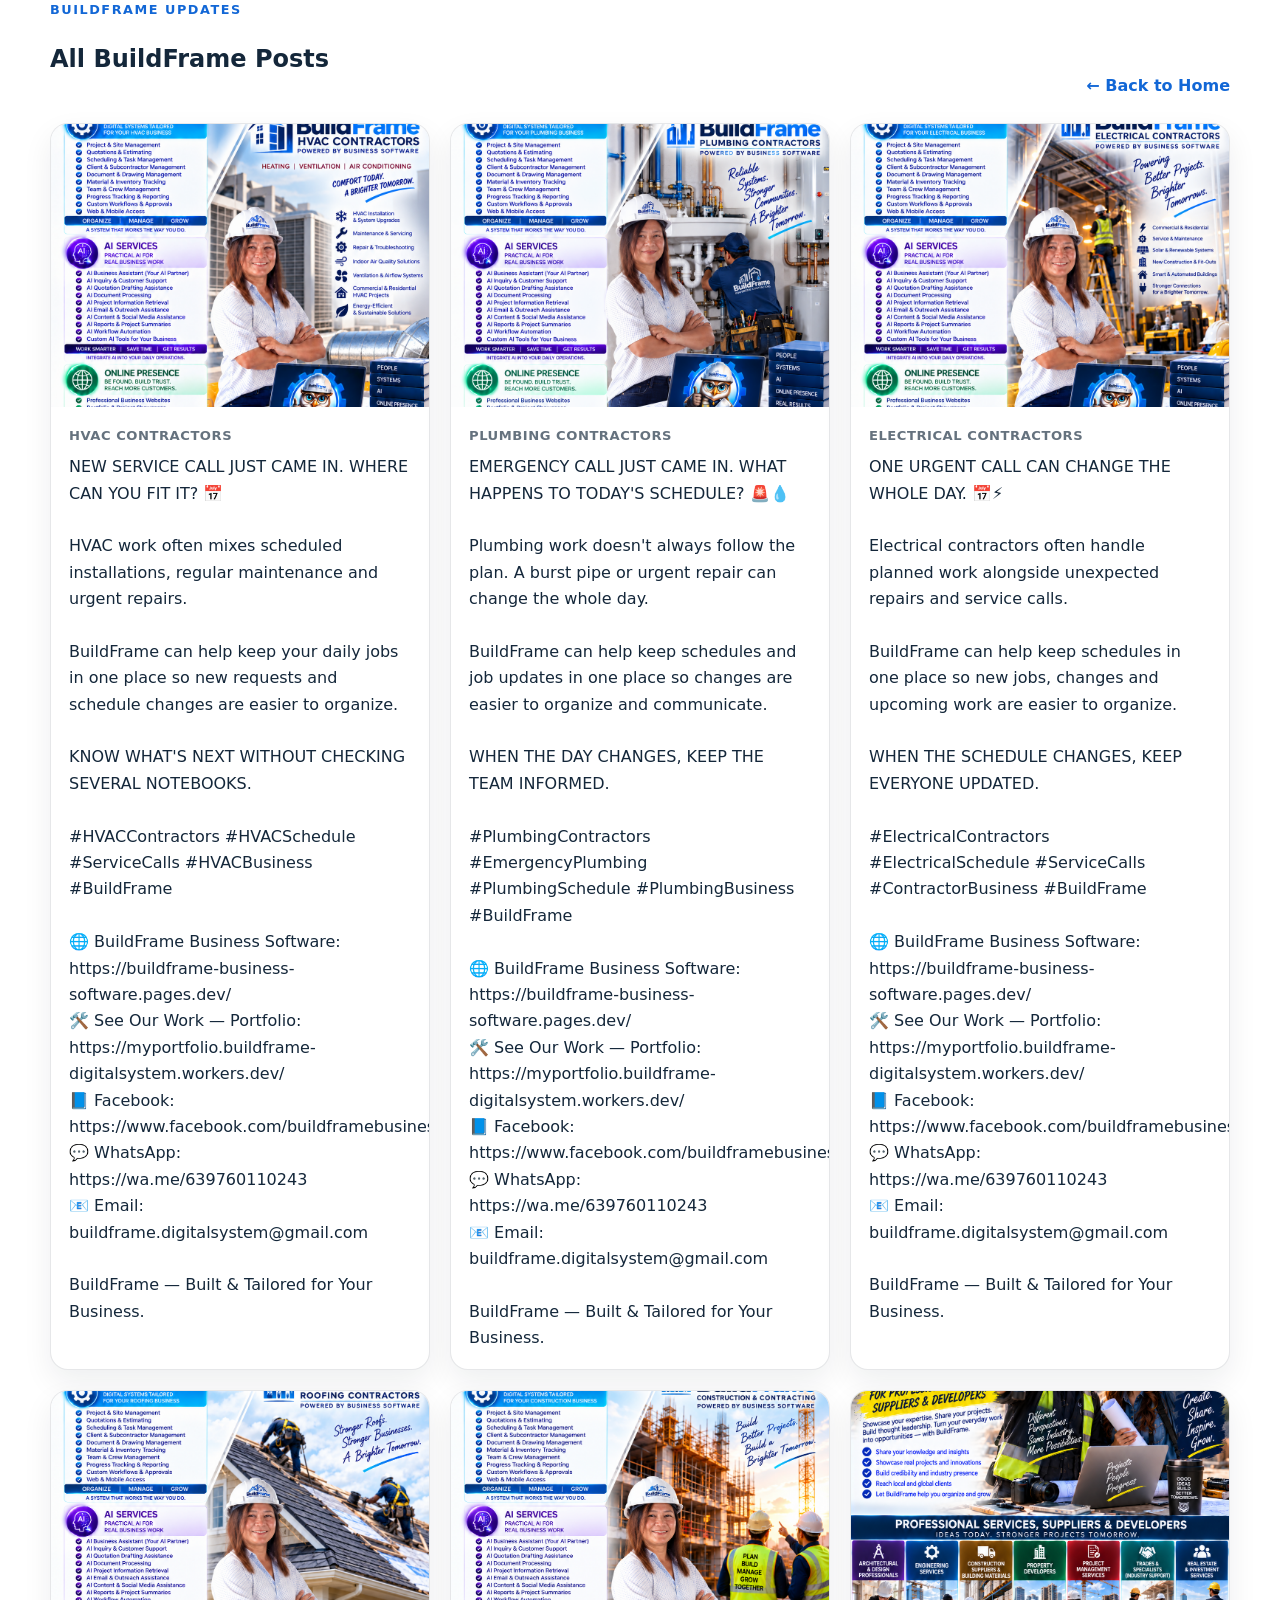
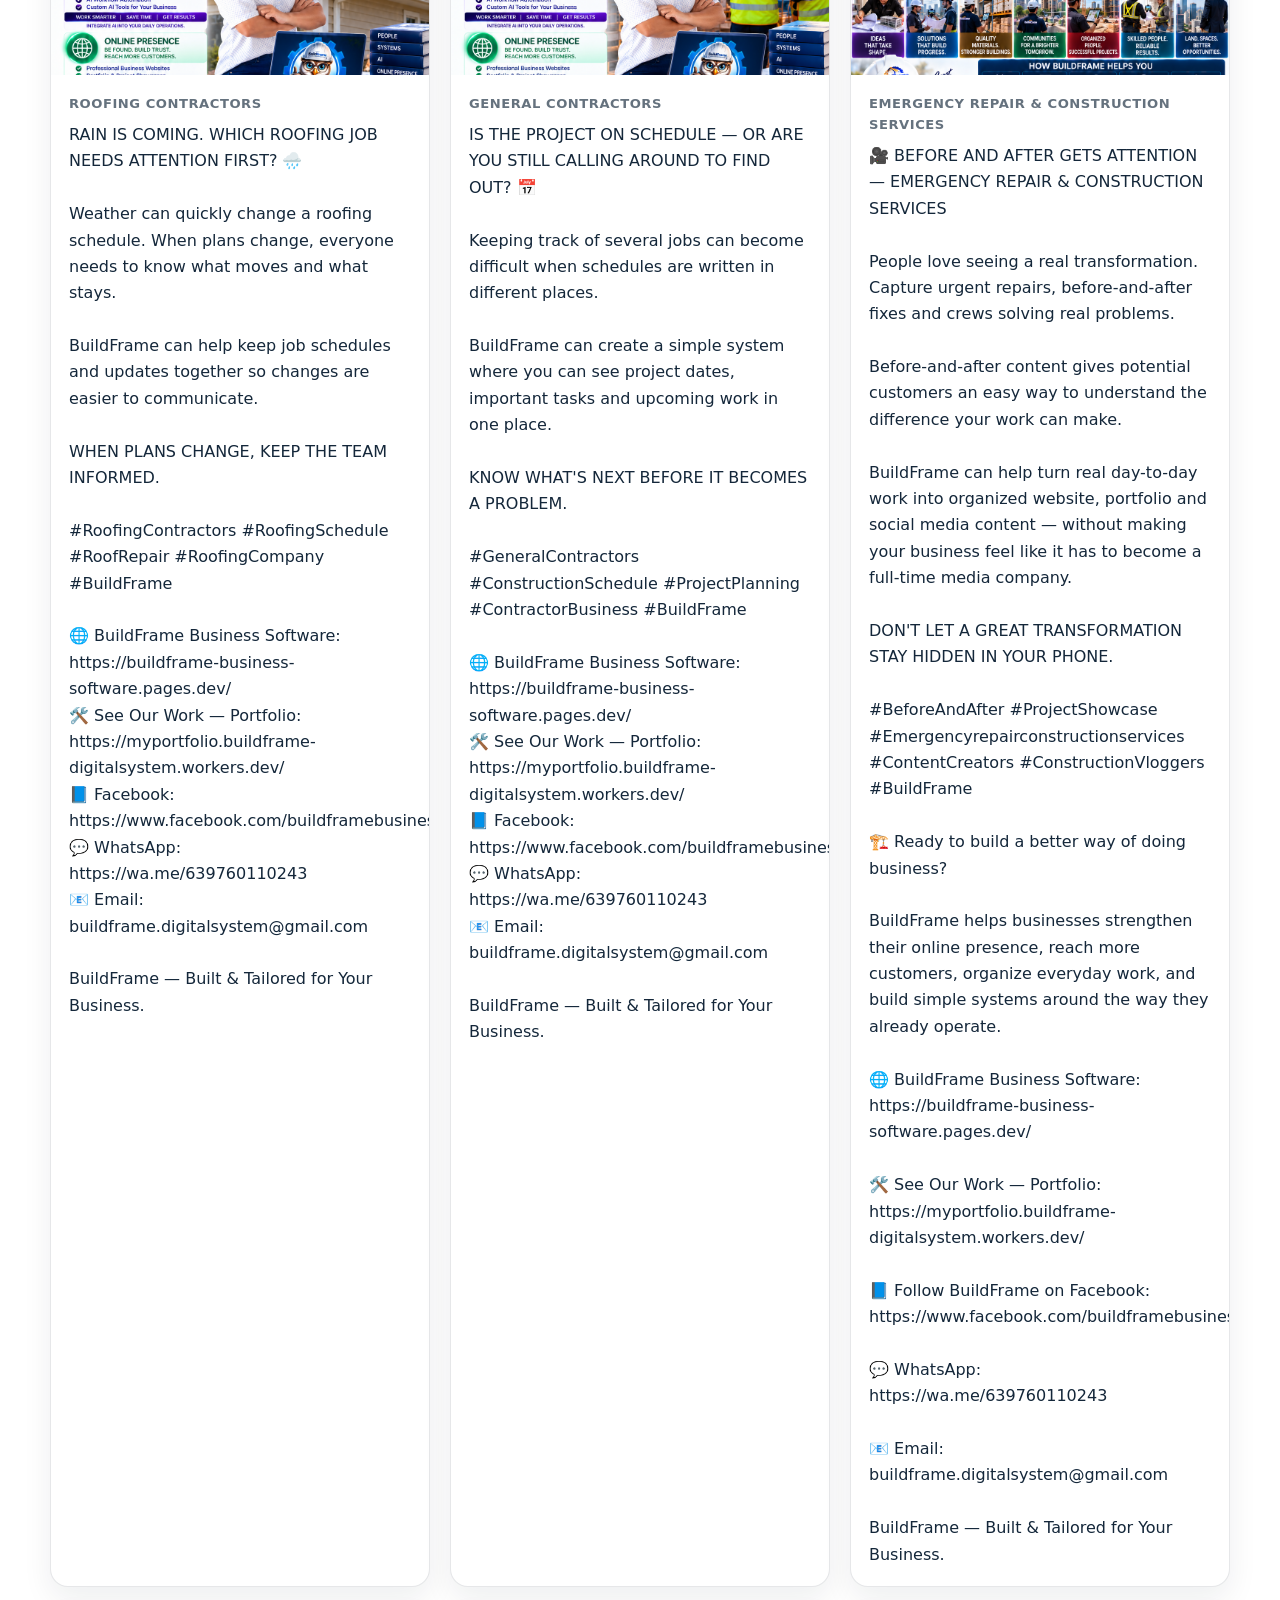
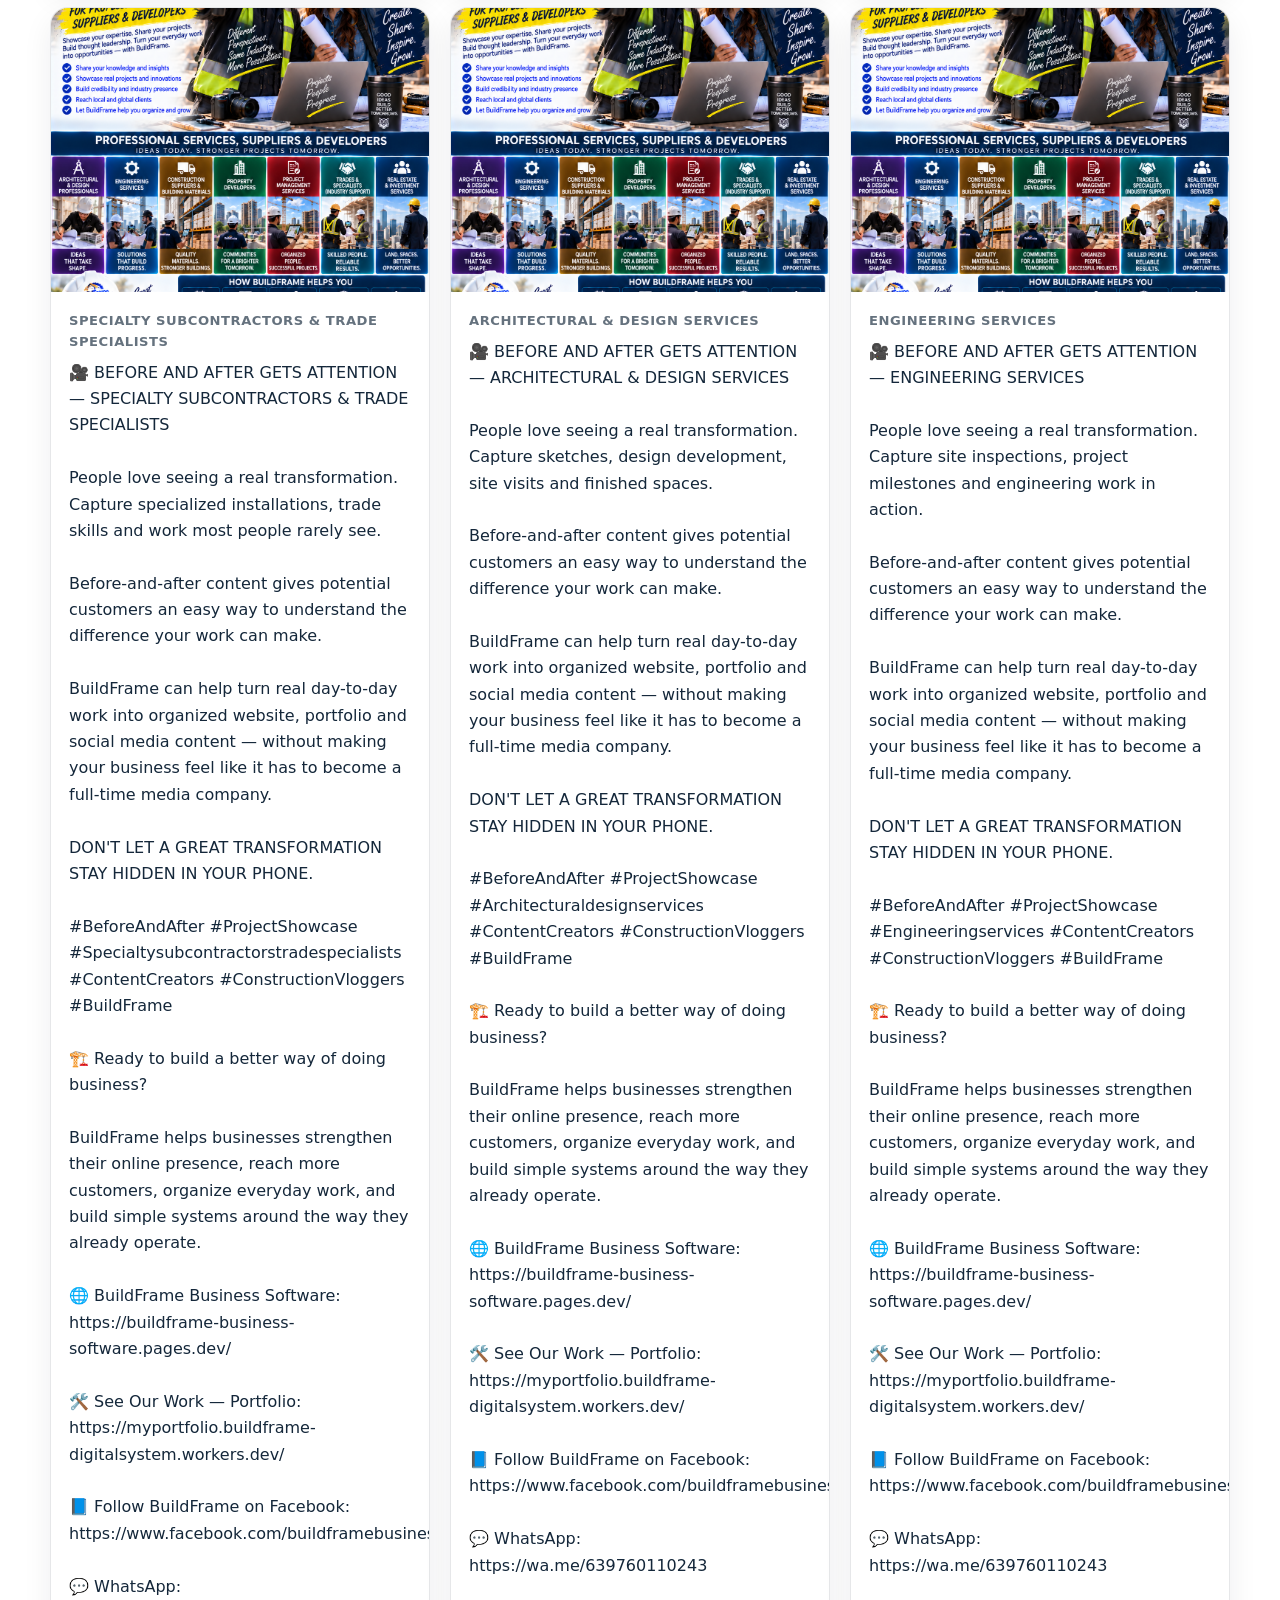
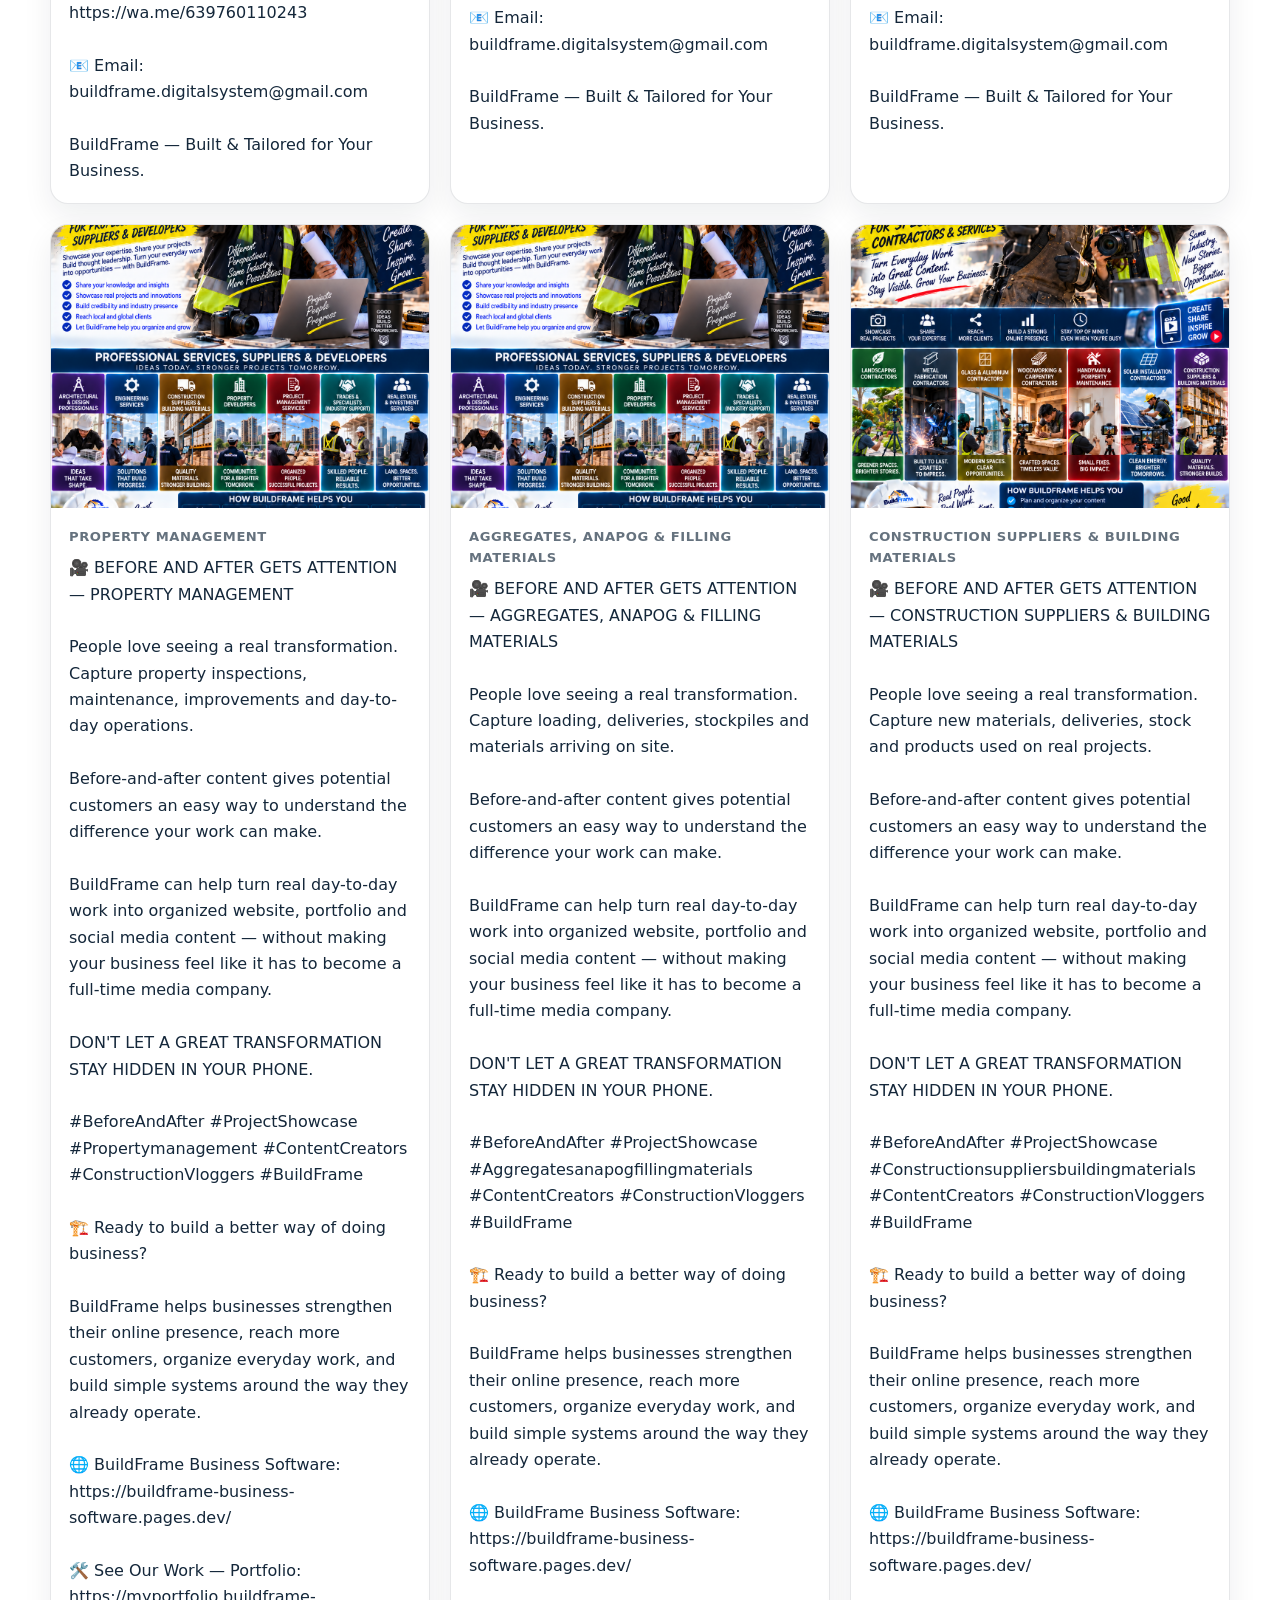
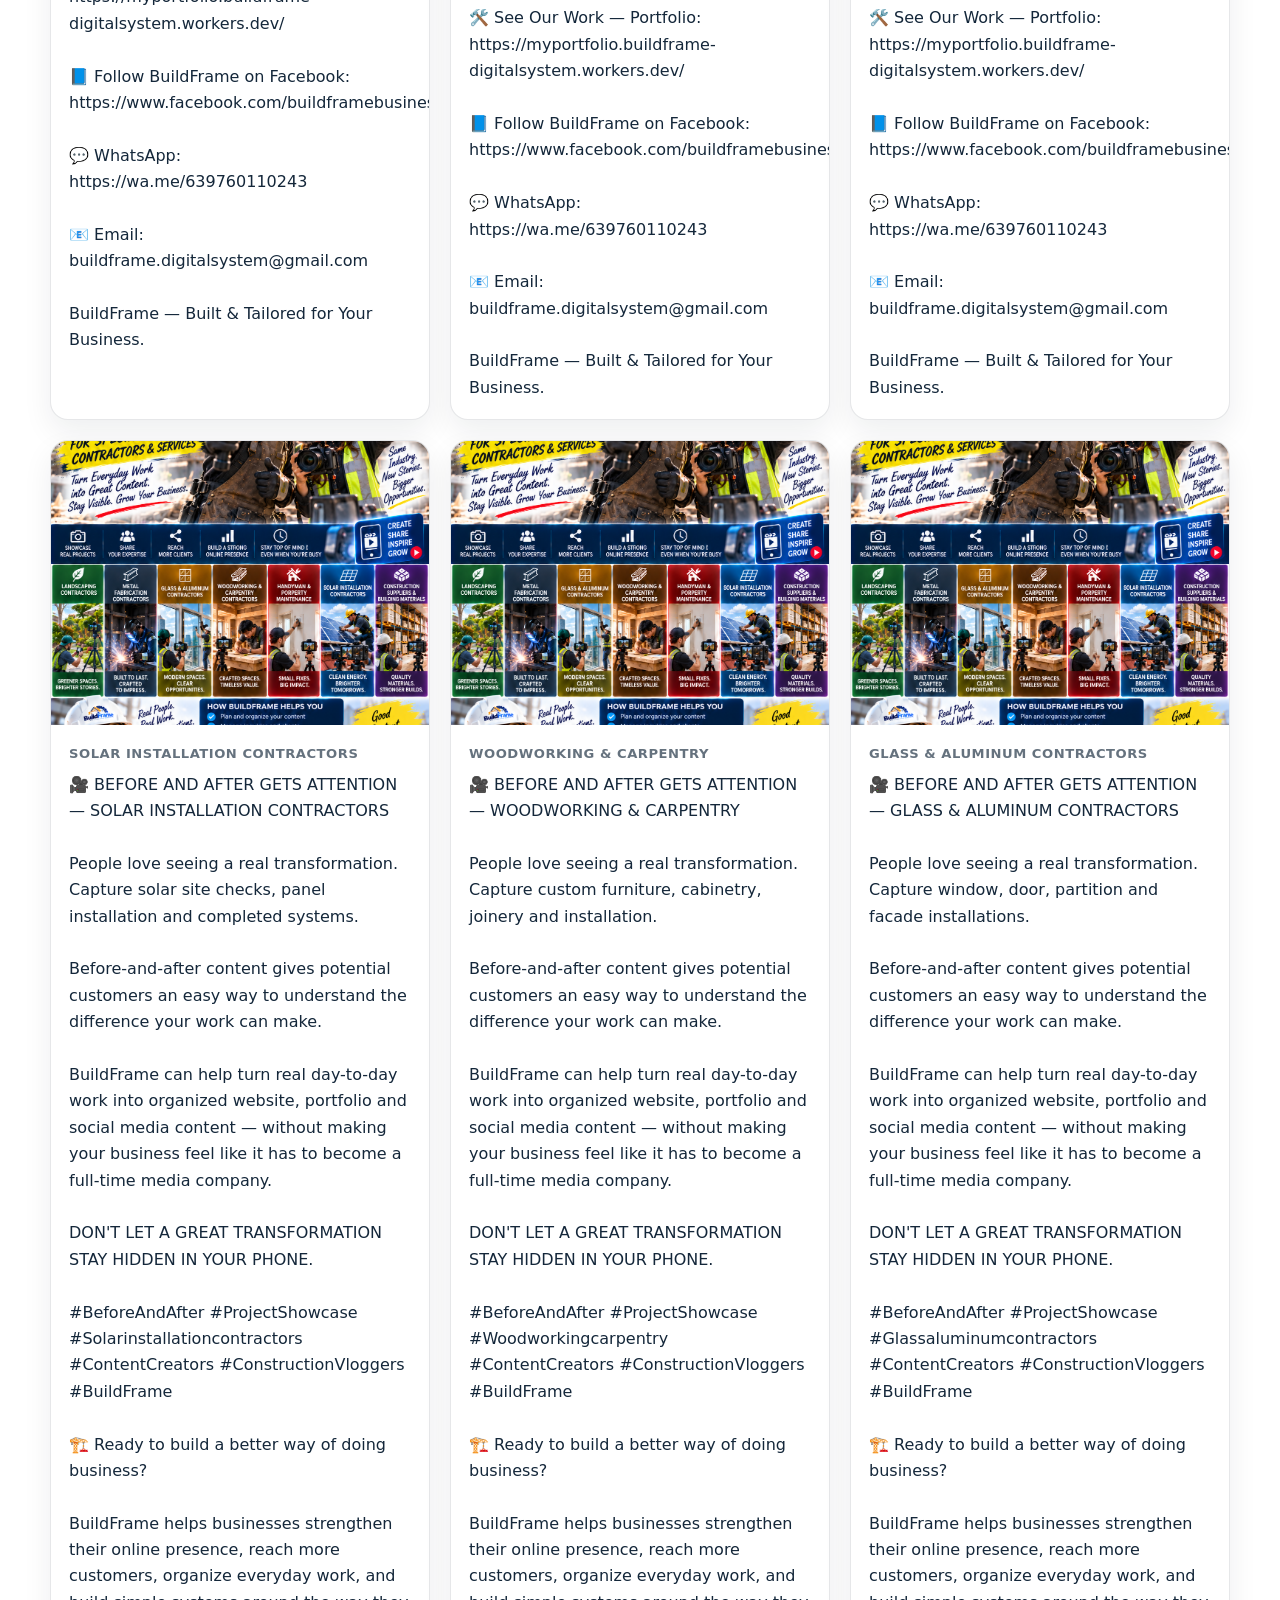
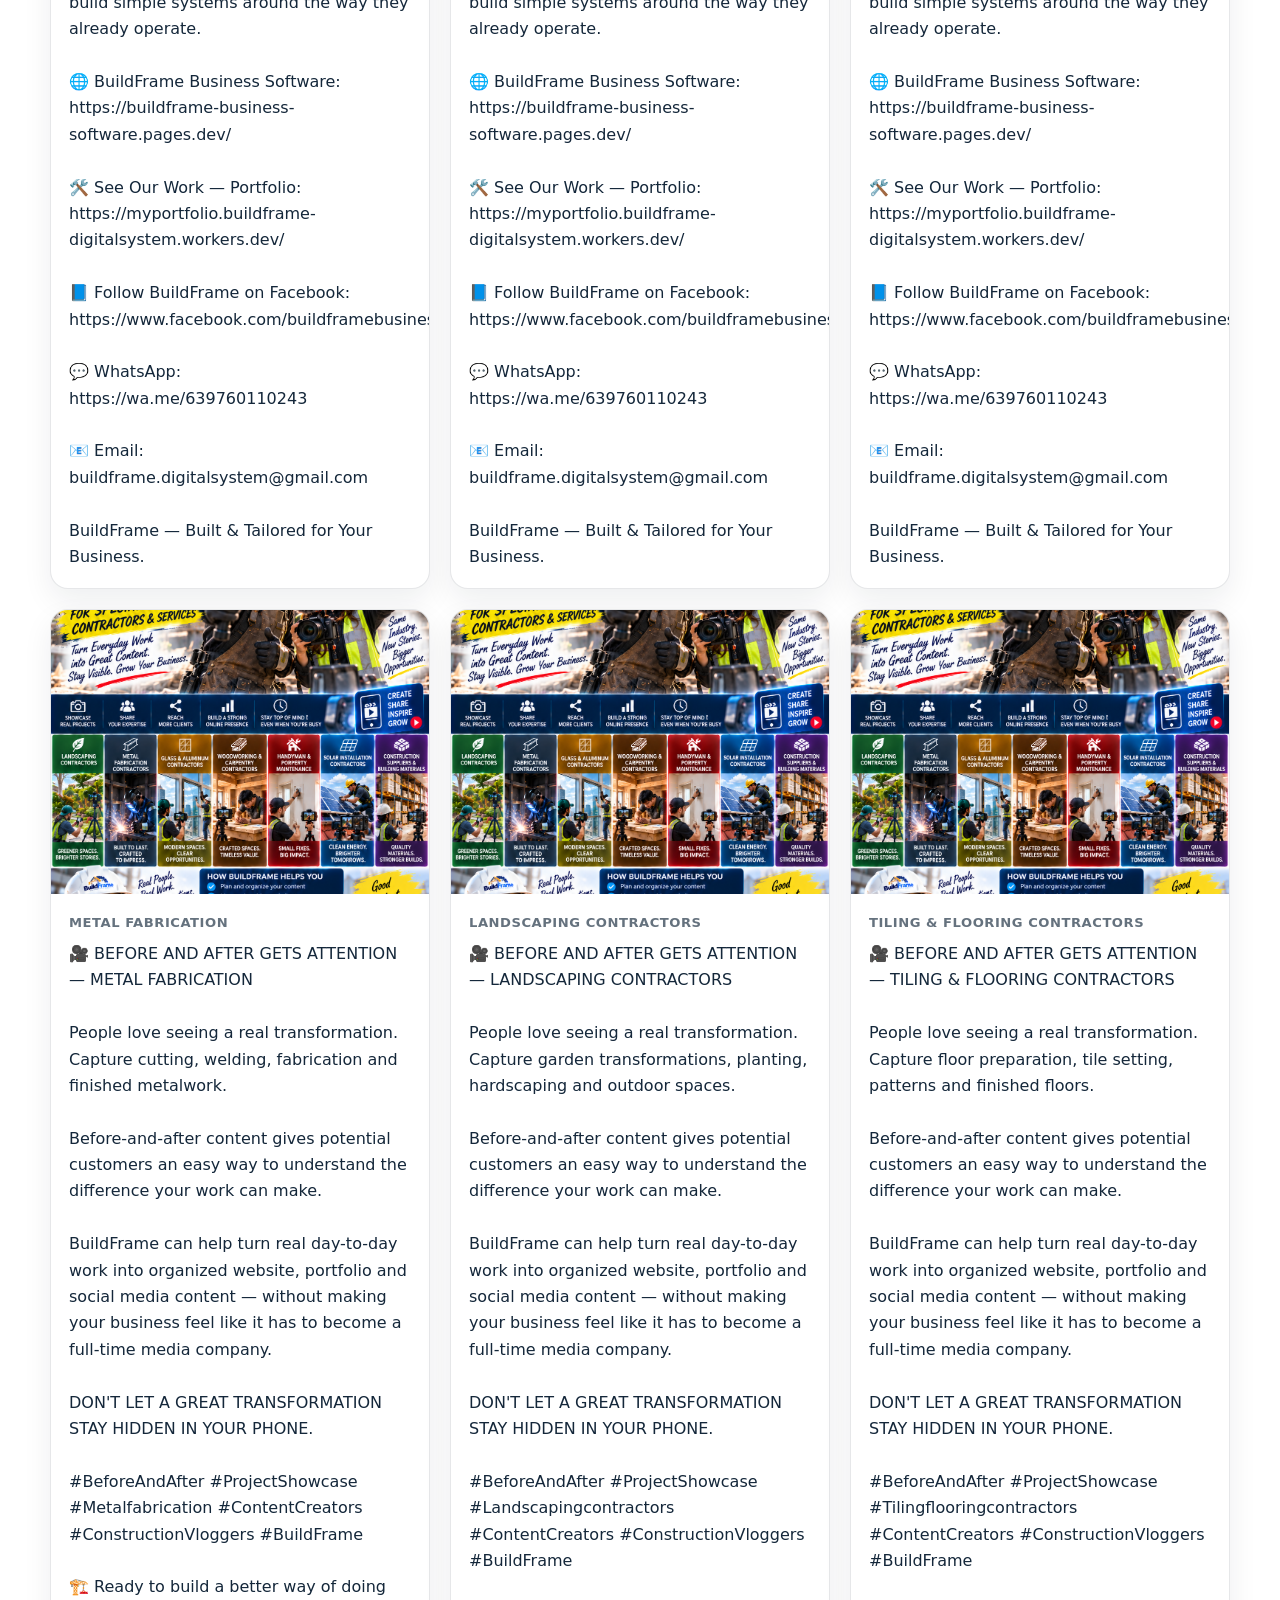
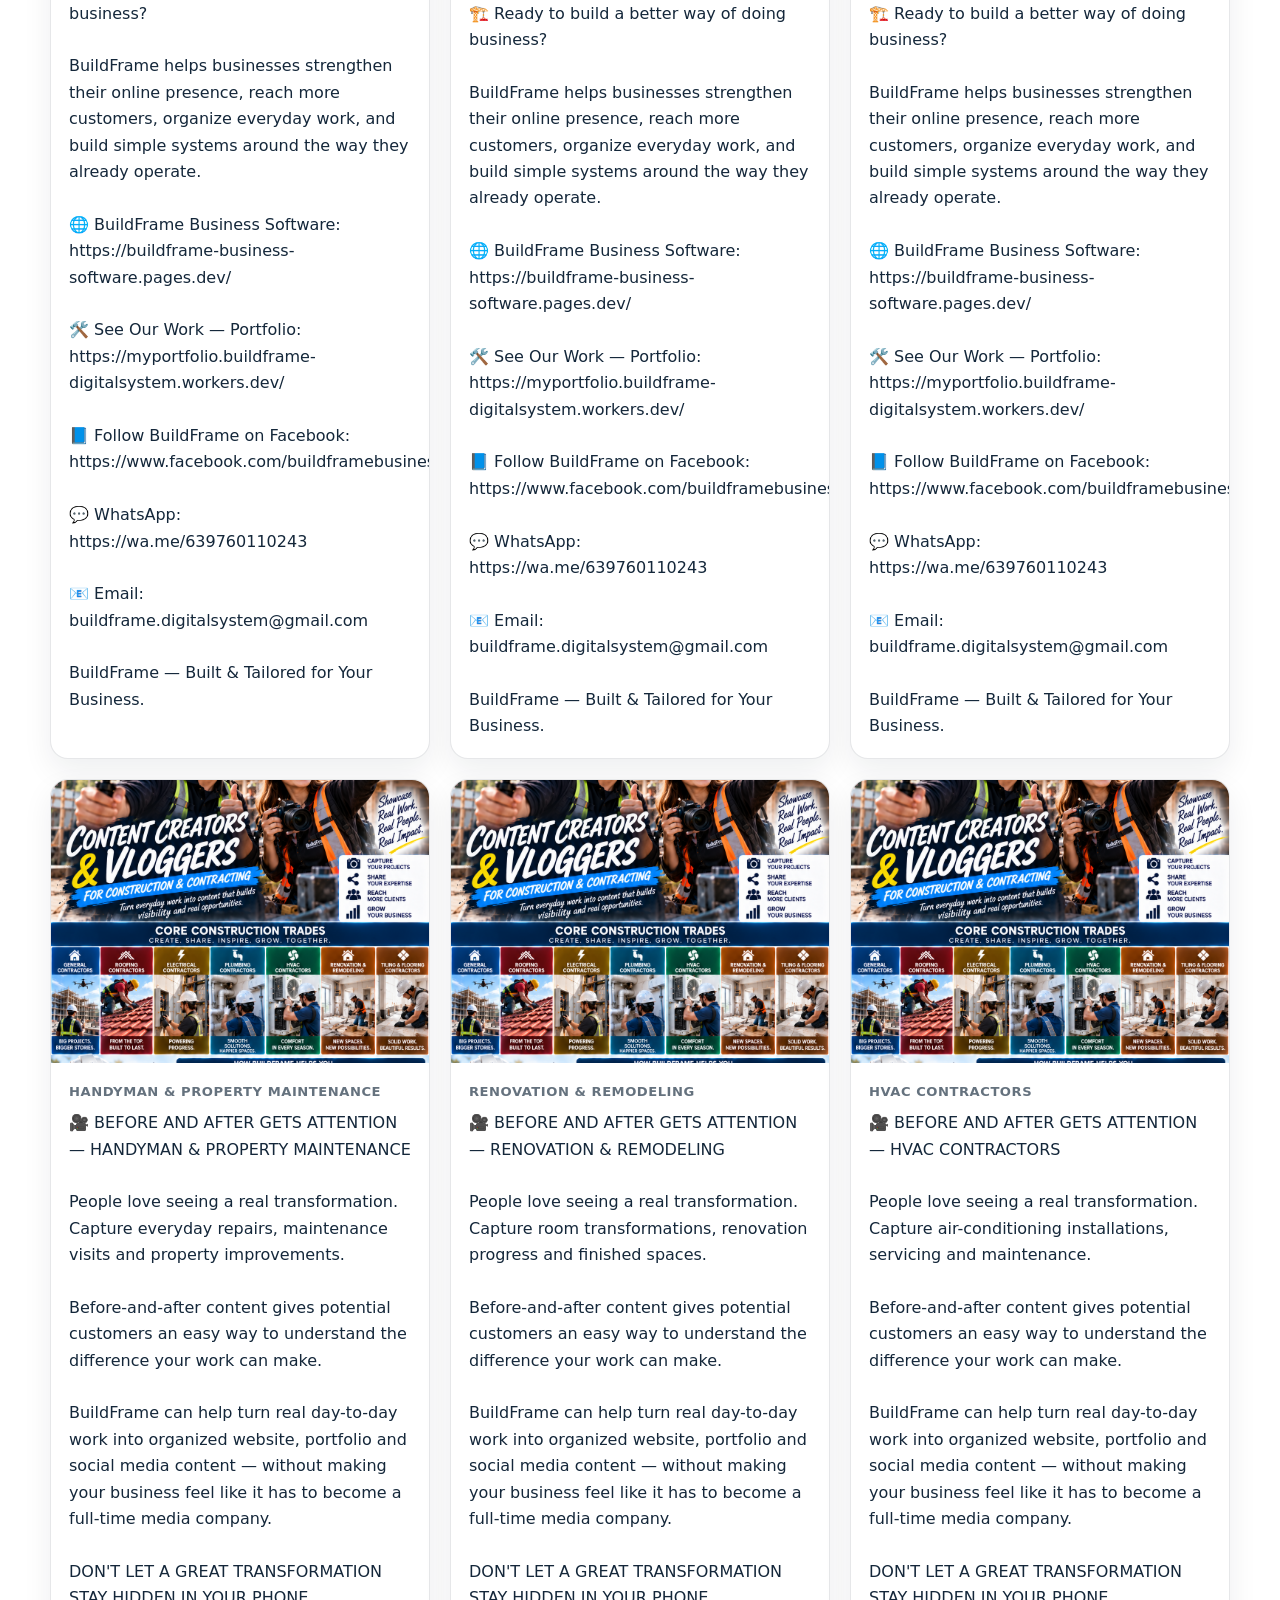
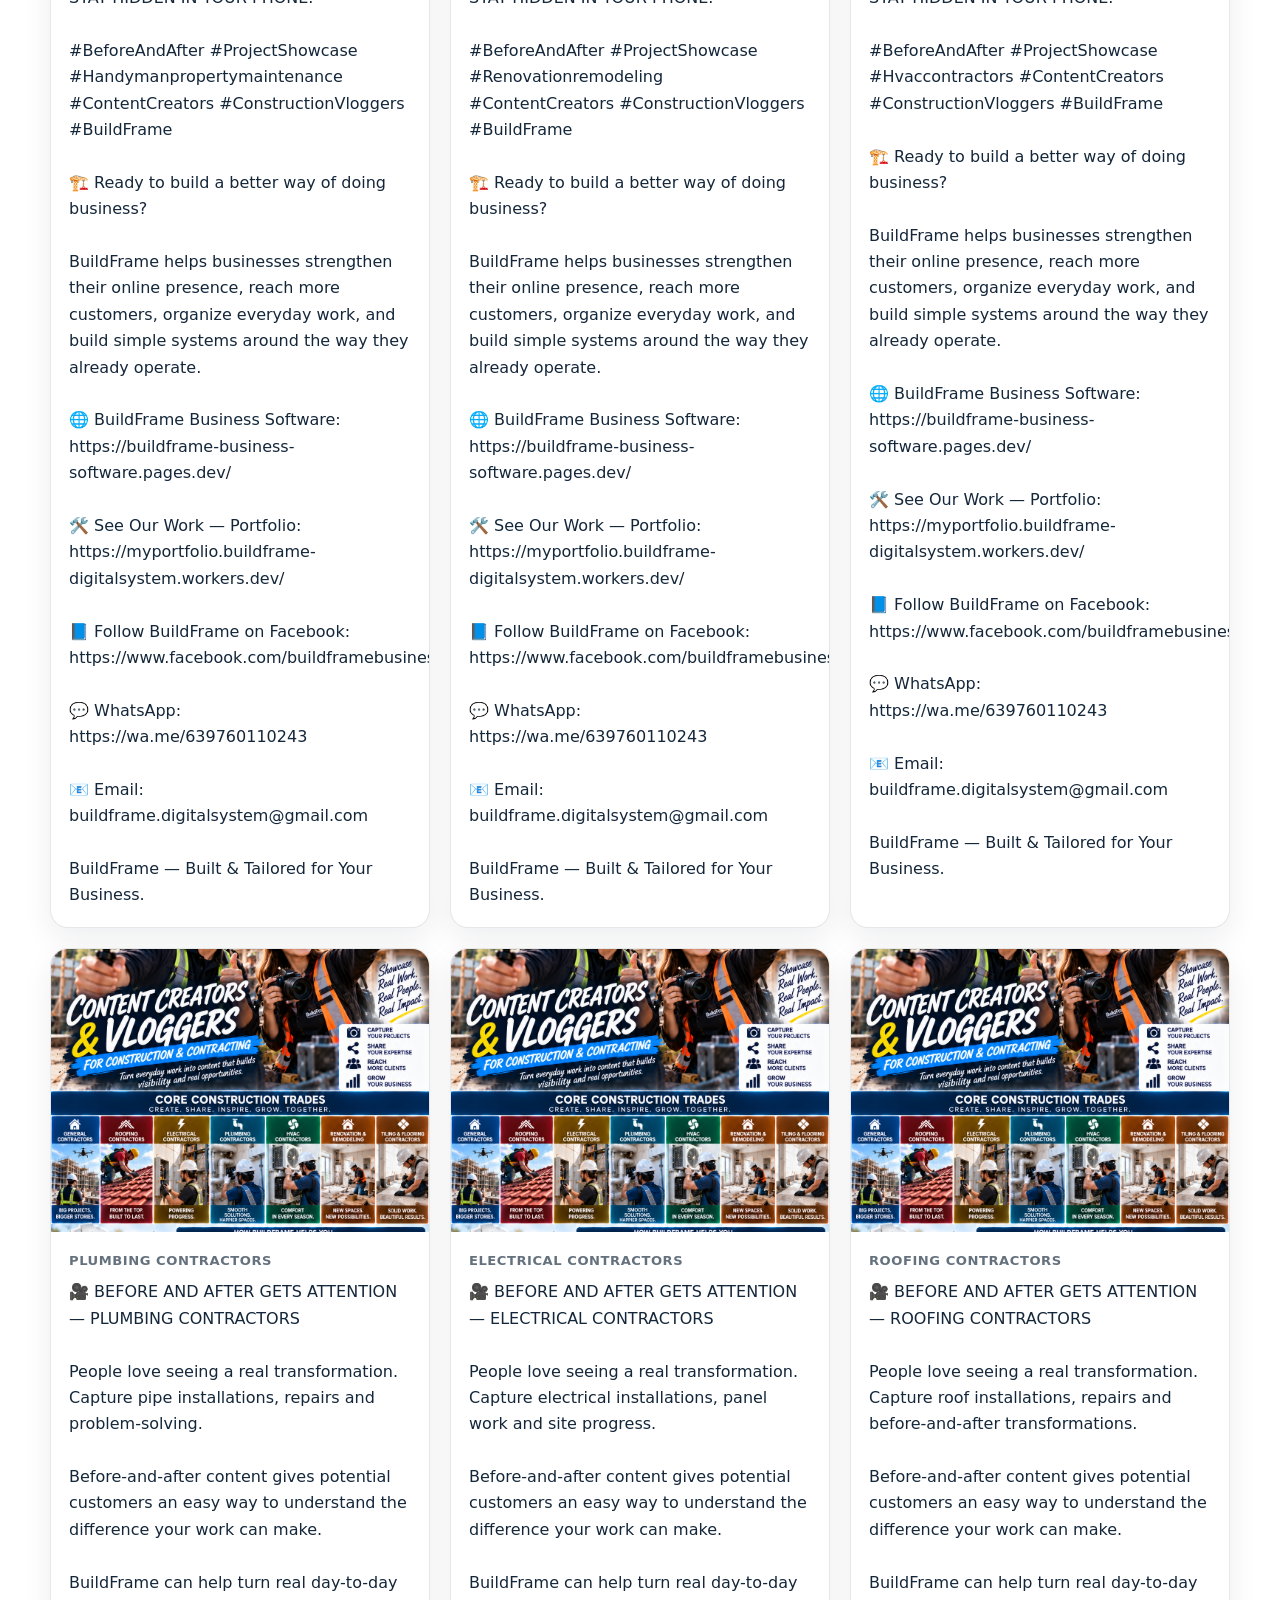
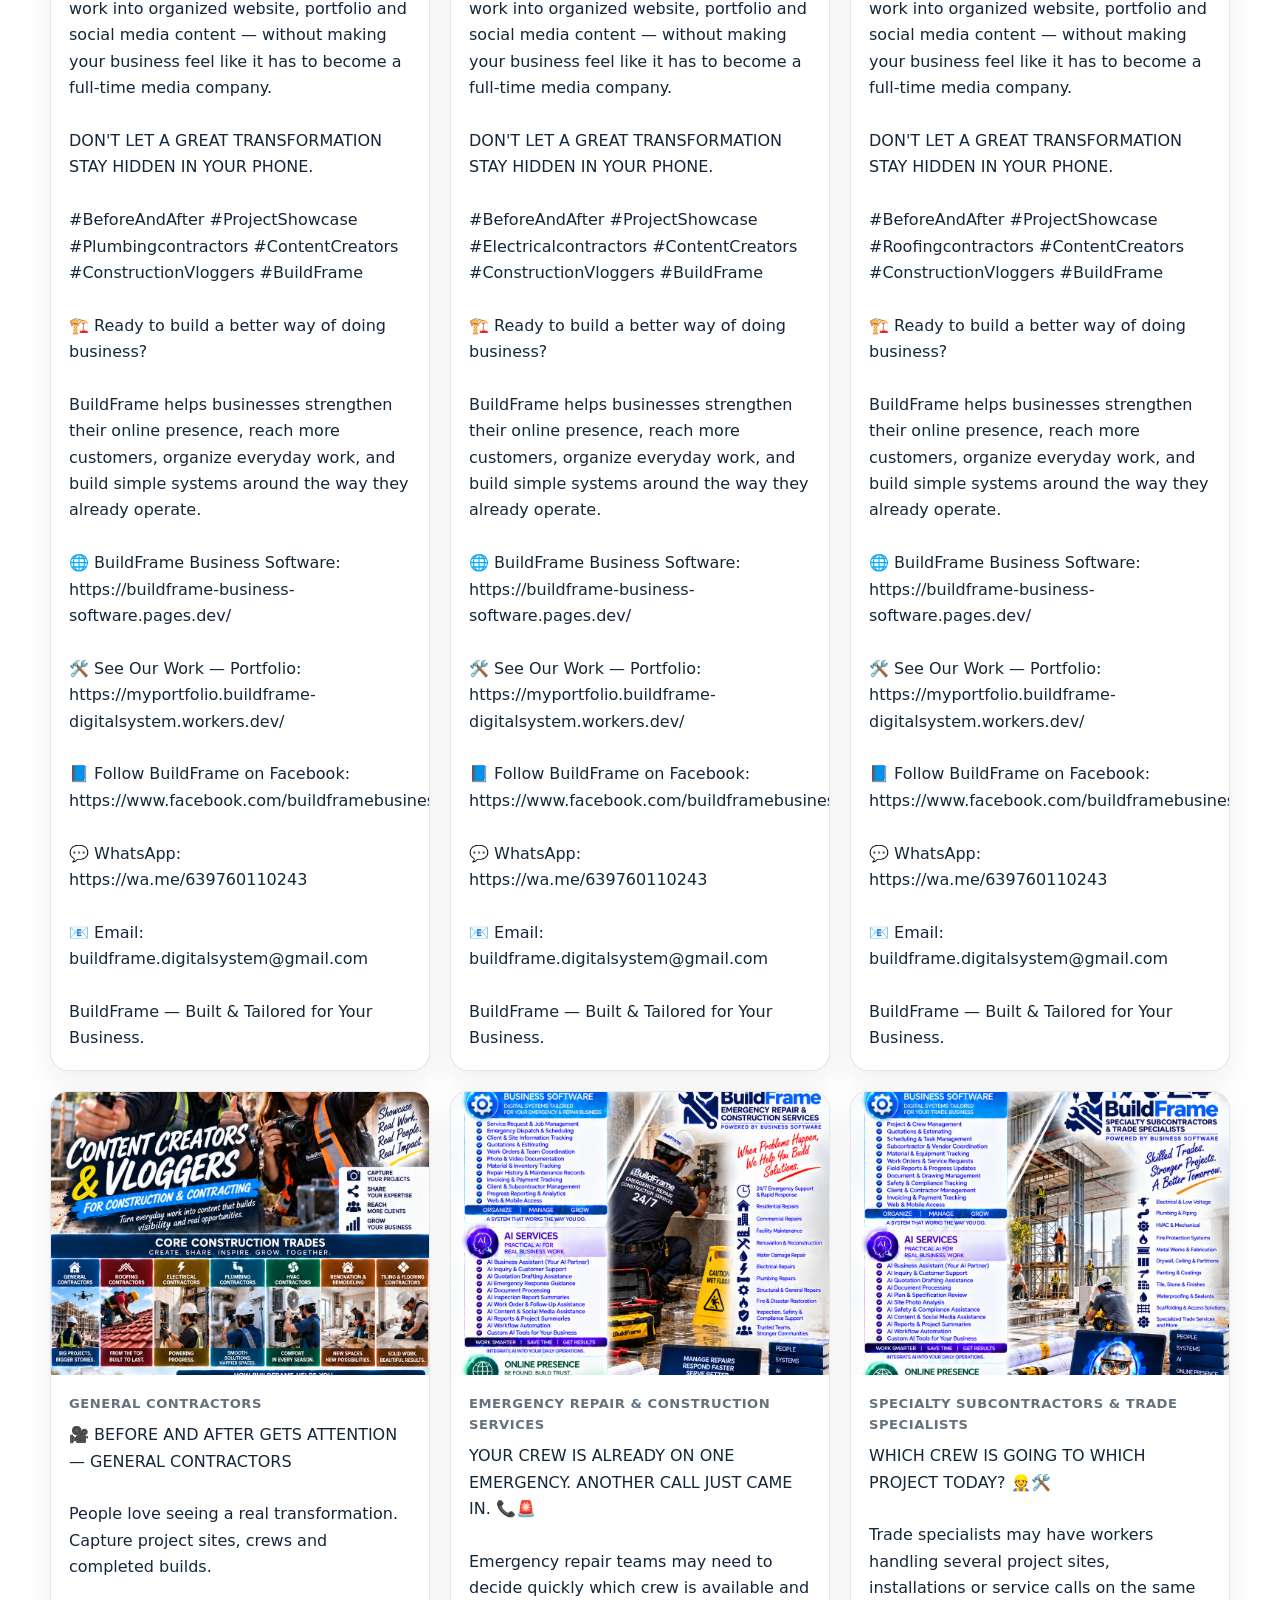
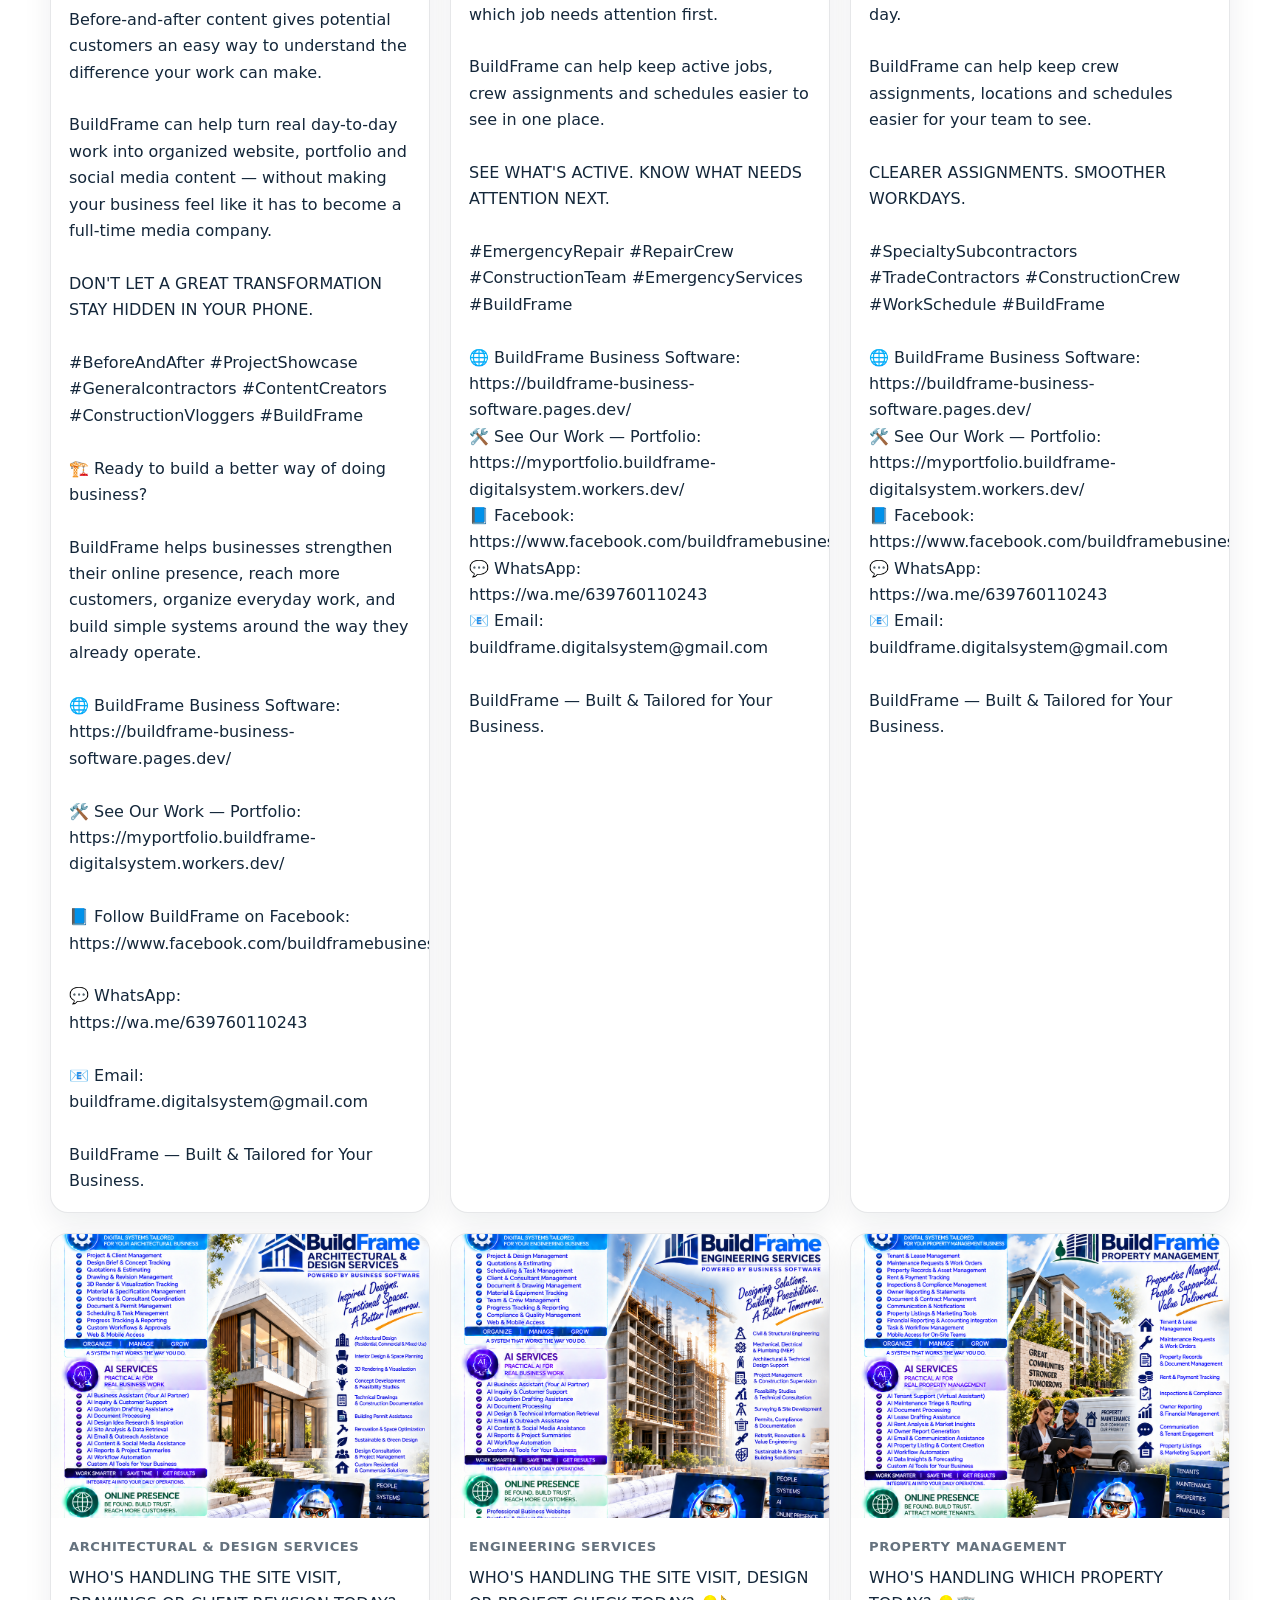
<file: posts.html>
<!DOCTYPE html>
<html lang="en">

<head>
    <meta charset="UTF-8">

    <meta name="viewport" content="width=device-width, initial-scale=1.0">

    <title>
        BuildFrame Posts | BuildFrame Business Software
    </title>

    <link rel="stylesheet" href="app.css">
</head>

<body>

    <main>

        <section class="scheduled-posts-secton">

            <div class="container">

                <div class="scheduled-posts-header">

                    <div>
                        <p class="eyebrow">
                            BuildFrame Updates
                        </p>

                        <h1>
                            All BuildFrame Posts
                        </h1>
                    </div>

                    <a href="index.html" class="text-link">
                        ← Back to Home
                    </a>

                </div>

                <div class="scheduled-posts-grid" id="allPostsGrid" aria-live="polite">
                    <!-- Published posts will appear here -->
                </div>

            </div>

        </section>

    </main>

    <script src="posts/posts.js"></script>

</body>

</html>
</file>
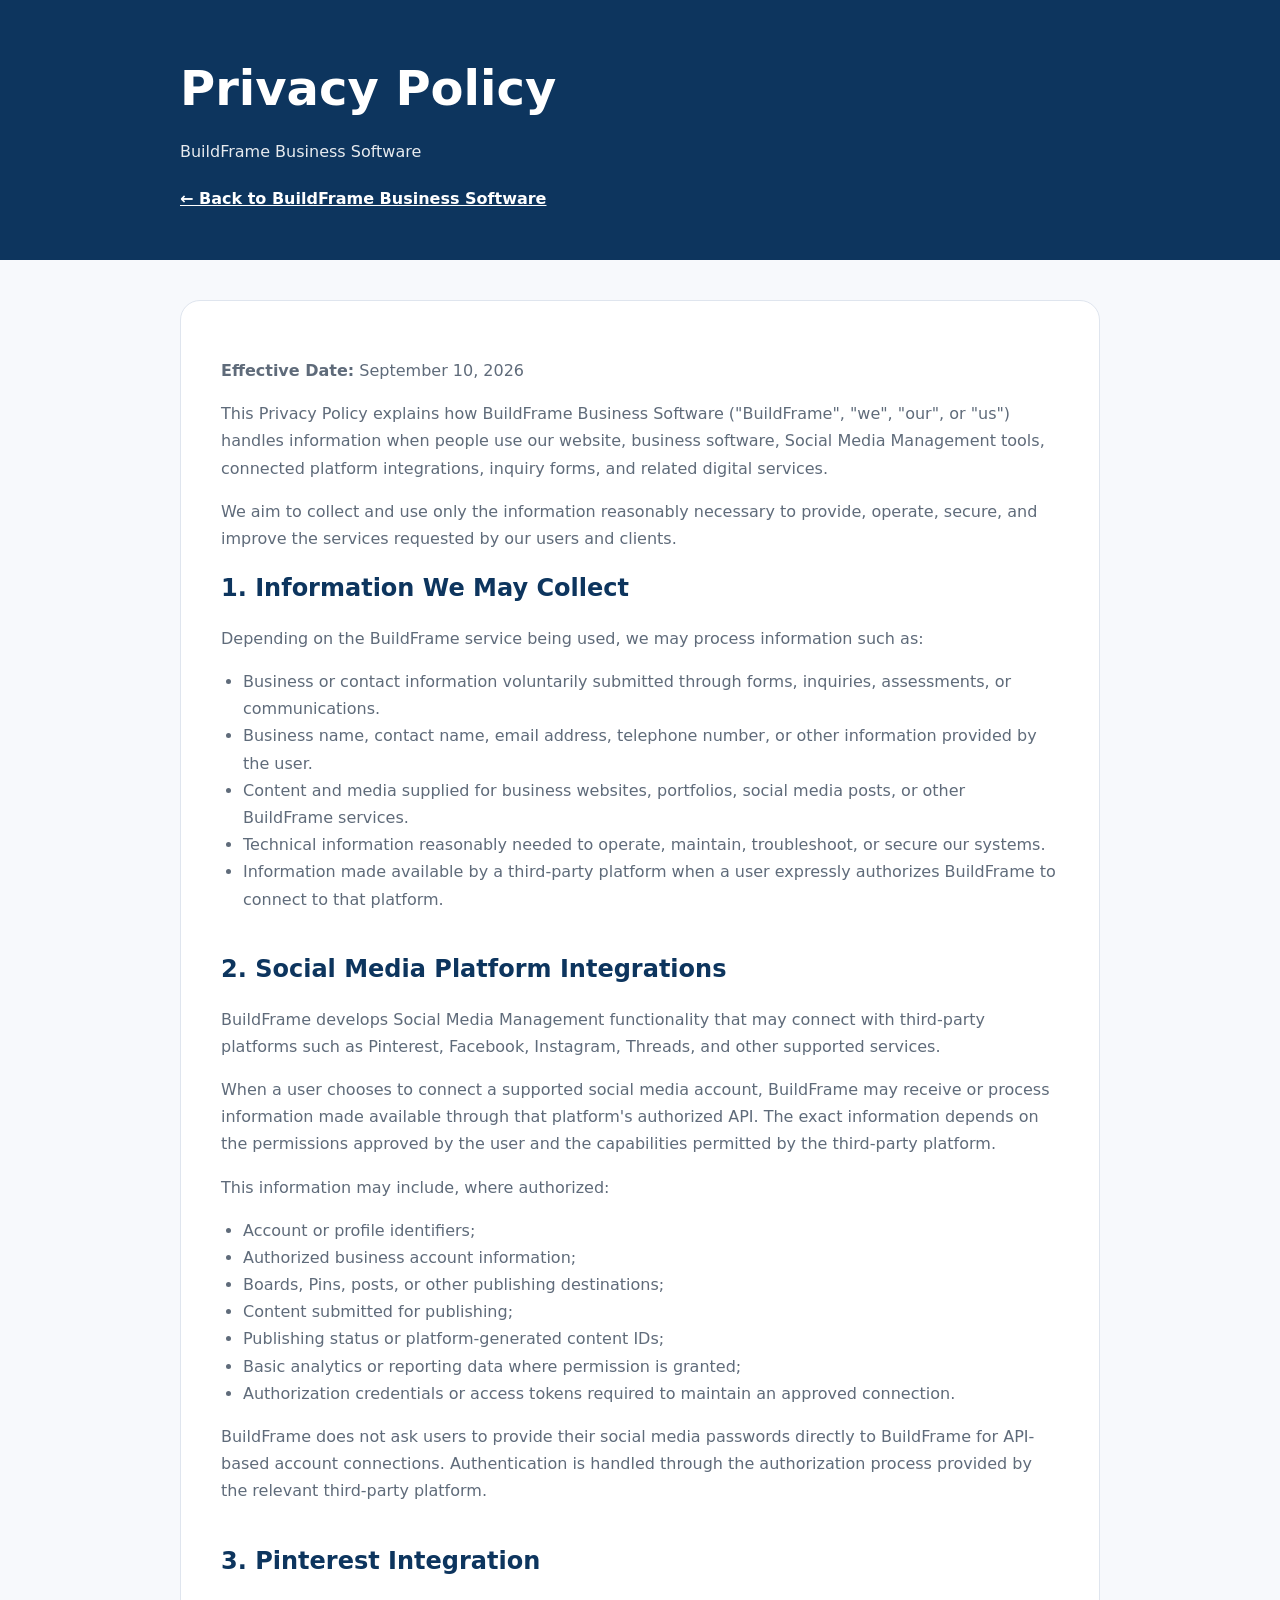
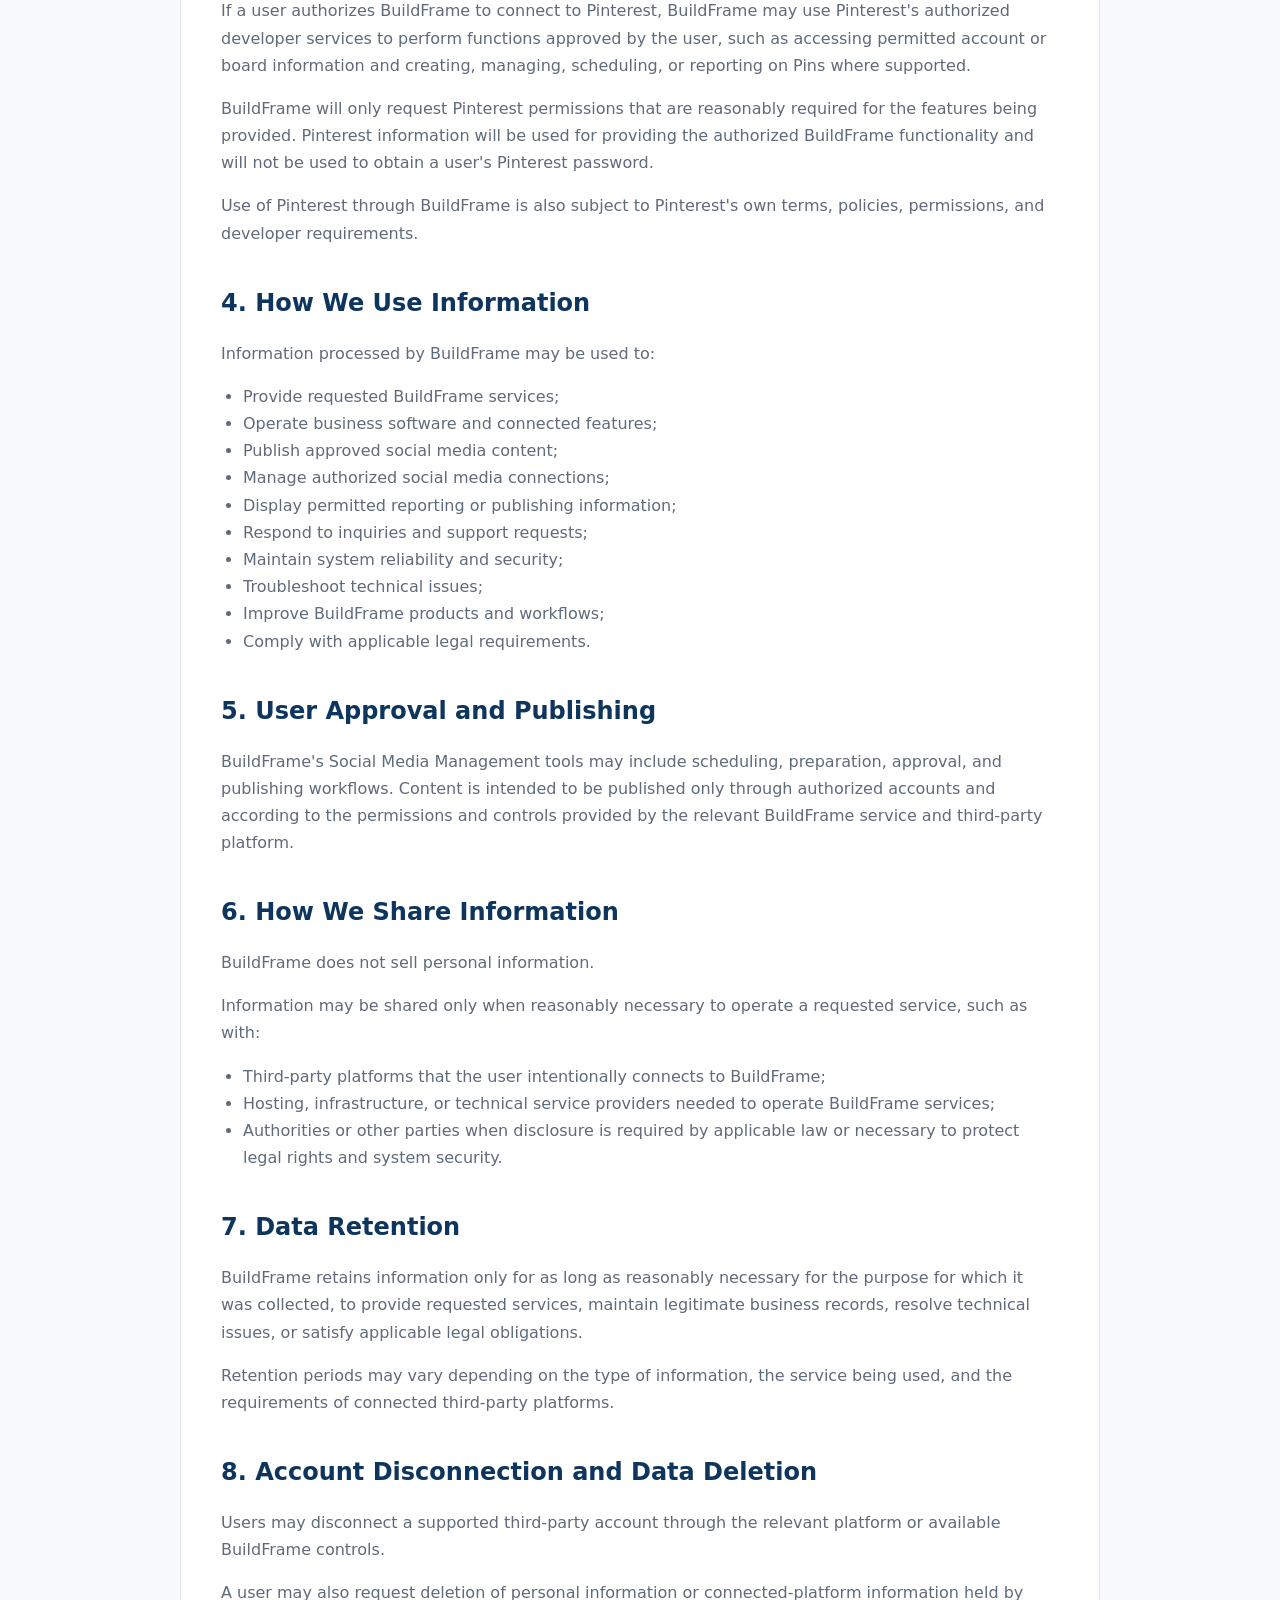
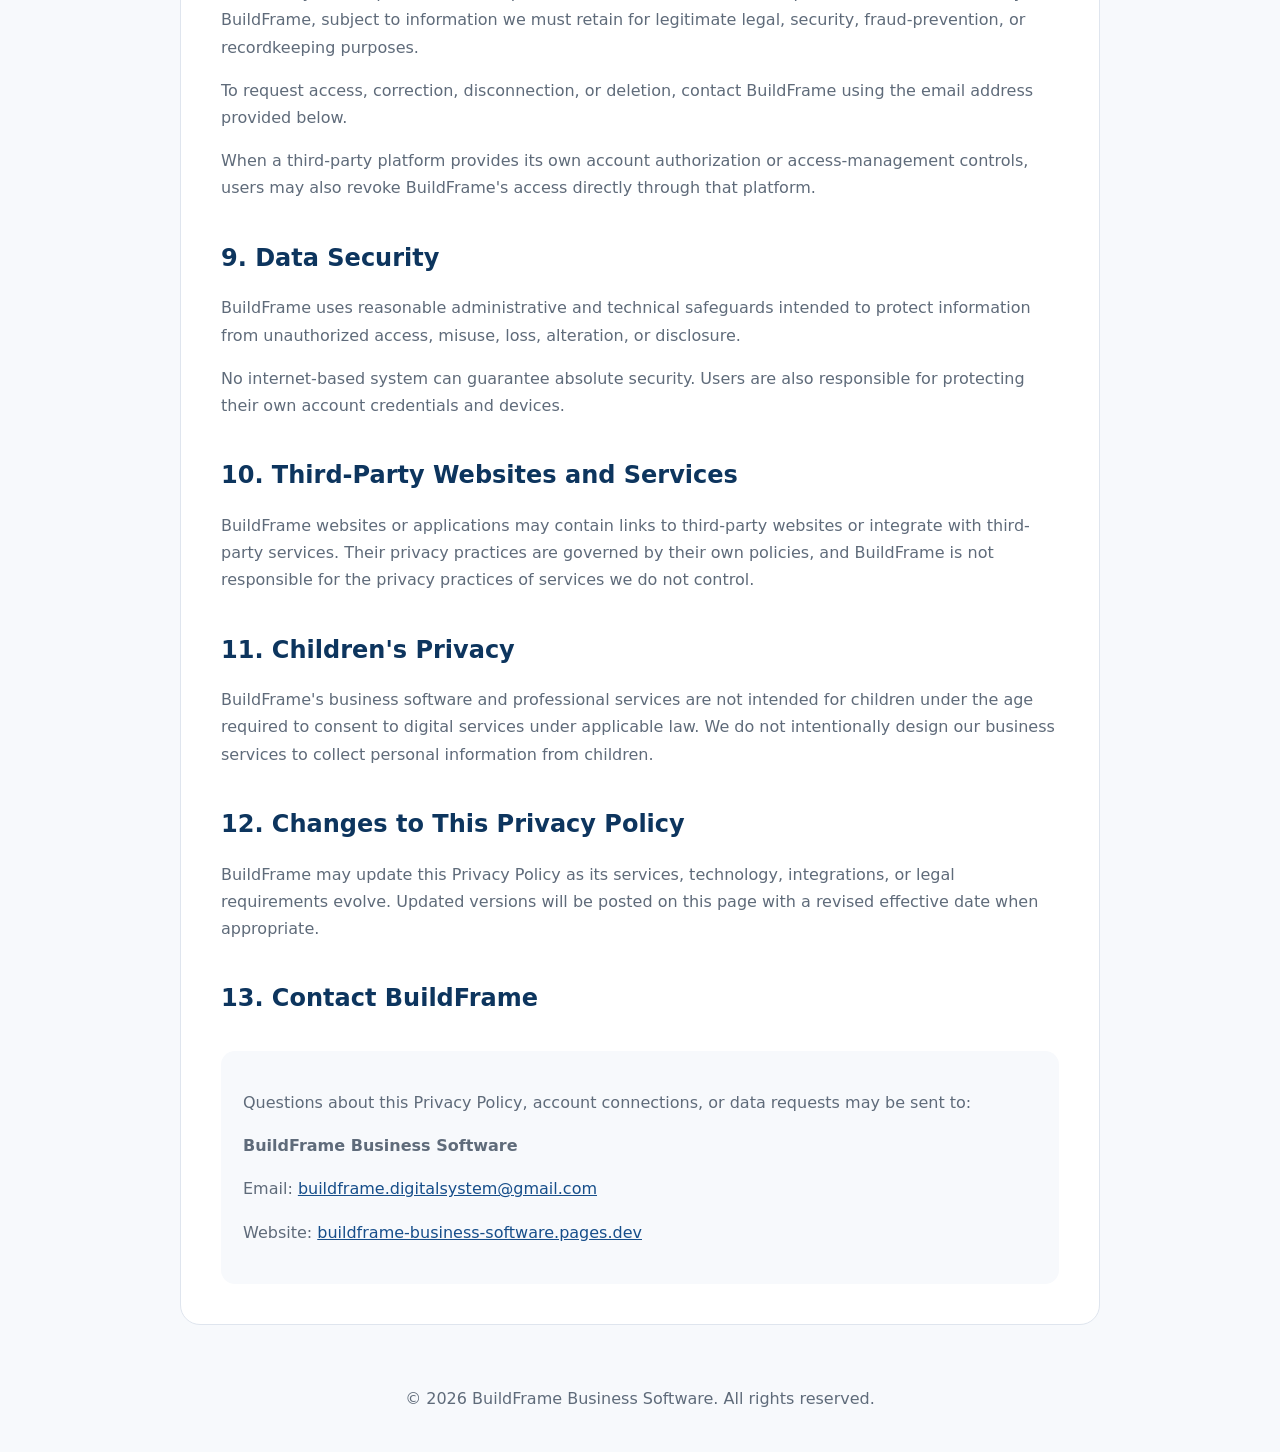
<file: privacy.html>
<!DOCTYPE html>
<html lang="en">

<head>
    <meta charset="UTF-8">
    <meta name="viewport" content="width=device-width, initial-scale=1.0">

    <title>Privacy Policy | BuildFrame Business Software</title>

    <meta name="description"
        content="Privacy Policy for BuildFrame Business Software and its business software, website, social media management, and connected platform services.">

    <style>
        :root {
            --bg: #f7f9fc;
            --surface: #ffffff;
            --text: #172033;
            --muted: #5f6b7a;
            --border: #dfe5ee;
            --accent: #164e8a;
            --accent-dark: #0d355e;
        }

        * {
            box-sizing: border-box;
        }

        body {
            margin: 0;
            font-family:
                Inter,
                system-ui,
                -apple-system,
                BlinkMacSystemFont,
                "Segoe UI",
                sans-serif;
            background: var(--bg);
            color: var(--text);
            line-height: 1.7;
        }

        a {
            color: var(--accent);
        }

        .privacy-header {
            background: var(--accent-dark);
            color: #ffffff;
            padding: 48px 20px;
        }

        .privacy-header-inner,
        .privacy-main {
            width: min(920px, calc(100% - 40px));
            margin: 0 auto;
        }

        .privacy-header h1 {
            margin: 0 0 8px;
            font-size: clamp(2rem, 5vw, 3rem);
        }

        .privacy-header p {
            margin: 0;
            opacity: 0.9;
        }

        .privacy-main {
            margin-top: 40px;
            margin-bottom: 60px;
            padding: 40px;
            background: var(--surface);
            border: 1px solid var(--border);
            border-radius: 20px;
        }

        .privacy-main h2 {
            margin-top: 36px;
            margin-bottom: 10px;
            color: var(--accent-dark);
        }

        .privacy-main h2:first-of-type {
            margin-top: 0;
        }

        .privacy-main h3 {
            margin-top: 24px;
        }

        .privacy-main p,
        .privacy-main li {
            color: var(--muted);
        }

        .privacy-main ul {
            padding-left: 22px;
        }

        .privacy-contact {
            margin-top: 32px;
            padding: 22px;
            background: var(--bg);
            border-radius: 14px;
        }

        .privacy-footer {
            text-align: center;
            padding: 0 20px 40px;
            color: var(--muted);
        }

        .back-link {
            display: inline-block;
            margin-top: 20px;
            color: #ffffff;
            font-weight: 600;
        }

        @media (max-width: 640px) {
            .privacy-main {
                width: calc(100% - 24px);
                padding: 24px;
                margin-top: 20px;
            }
        }
    </style>
</head>

<body>

    <header class="privacy-header">
        <div class="privacy-header-inner">

            <h1>Privacy Policy</h1>

            <p>
                BuildFrame Business Software
            </p>

            <a class="back-link" href="index.html">
                ← Back to BuildFrame Business Software
            </a>

        </div>
    </header>

    <main class="privacy-main">

        <p>
            <strong>Effective Date:</strong>
            September 10, 2026
        </p>

        <p>
            This Privacy Policy explains how BuildFrame Business Software
            ("BuildFrame", "we", "our", or "us") handles information when
            people use our website, business software, Social Media
            Management tools, connected platform integrations, inquiry
            forms, and related digital services.
        </p>

        <p>
            We aim to collect and use only the information reasonably
            necessary to provide, operate, secure, and improve the
            services requested by our users and clients.
        </p>


        <h2>1. Information We May Collect</h2>

        <p>
            Depending on the BuildFrame service being used, we may
            process information such as:
        </p>

        <ul>
            <li>
                Business or contact information voluntarily submitted
                through forms, inquiries, assessments, or communications.
            </li>

            <li>
                Business name, contact name, email address, telephone
                number, or other information provided by the user.
            </li>

            <li>
                Content and media supplied for business websites,
                portfolios, social media posts, or other BuildFrame
                services.
            </li>

            <li>
                Technical information reasonably needed to operate,
                maintain, troubleshoot, or secure our systems.
            </li>

            <li>
                Information made available by a third-party platform when
                a user expressly authorizes BuildFrame to connect to that
                platform.
            </li>
        </ul>


        <h2>2. Social Media Platform Integrations</h2>

        <p>
            BuildFrame develops Social Media Management functionality
            that may connect with third-party platforms such as
            Pinterest, Facebook, Instagram, Threads, and other supported
            services.
        </p>

        <p>
            When a user chooses to connect a supported social media
            account, BuildFrame may receive or process information made
            available through that platform's authorized API. The exact
            information depends on the permissions approved by the user
            and the capabilities permitted by the third-party platform.
        </p>

        <p>
            This information may include, where authorized:
        </p>

        <ul>
            <li>Account or profile identifiers;</li>
            <li>Authorized business account information;</li>
            <li>Boards, Pins, posts, or other publishing destinations;</li>
            <li>Content submitted for publishing;</li>
            <li>Publishing status or platform-generated content IDs;</li>
            <li>Basic analytics or reporting data where permission is granted;</li>
            <li>
                Authorization credentials or access tokens required to
                maintain an approved connection.
            </li>
        </ul>

        <p>
            BuildFrame does not ask users to provide their social media
            passwords directly to BuildFrame for API-based account
            connections. Authentication is handled through the
            authorization process provided by the relevant third-party
            platform.
        </p>


        <h2>3. Pinterest Integration</h2>

        <p>
            If a user authorizes BuildFrame to connect to Pinterest,
            BuildFrame may use Pinterest's authorized developer services
            to perform functions approved by the user, such as accessing
            permitted account or board information and creating,
            managing, scheduling, or reporting on Pins where supported.
        </p>

        <p>
            BuildFrame will only request Pinterest permissions that are
            reasonably required for the features being provided.
            Pinterest information will be used for providing the
            authorized BuildFrame functionality and will not be used to
            obtain a user's Pinterest password.
        </p>

        <p>
            Use of Pinterest through BuildFrame is also subject to
            Pinterest's own terms, policies, permissions, and developer
            requirements.
        </p>


        <h2>4. How We Use Information</h2>

        <p>
            Information processed by BuildFrame may be used to:
        </p>

        <ul>
            <li>Provide requested BuildFrame services;</li>
            <li>Operate business software and connected features;</li>
            <li>Publish approved social media content;</li>
            <li>Manage authorized social media connections;</li>
            <li>Display permitted reporting or publishing information;</li>
            <li>Respond to inquiries and support requests;</li>
            <li>Maintain system reliability and security;</li>
            <li>Troubleshoot technical issues;</li>
            <li>Improve BuildFrame products and workflows;</li>
            <li>Comply with applicable legal requirements.</li>
        </ul>


        <h2>5. User Approval and Publishing</h2>

        <p>
            BuildFrame's Social Media Management tools may include
            scheduling, preparation, approval, and publishing workflows.
            Content is intended to be published only through authorized
            accounts and according to the permissions and controls
            provided by the relevant BuildFrame service and third-party
            platform.
        </p>


        <h2>6. How We Share Information</h2>

        <p>
            BuildFrame does not sell personal information.
        </p>

        <p>
            Information may be shared only when reasonably necessary to
            operate a requested service, such as with:
        </p>

        <ul>
            <li>
                Third-party platforms that the user intentionally
                connects to BuildFrame;
            </li>

            <li>
                Hosting, infrastructure, or technical service providers
                needed to operate BuildFrame services;
            </li>

            <li>
                Authorities or other parties when disclosure is required
                by applicable law or necessary to protect legal rights
                and system security.
            </li>
        </ul>


        <h2>7. Data Retention</h2>

        <p>
            BuildFrame retains information only for as long as reasonably
            necessary for the purpose for which it was collected, to
            provide requested services, maintain legitimate business
            records, resolve technical issues, or satisfy applicable
            legal obligations.
        </p>

        <p>
            Retention periods may vary depending on the type of
            information, the service being used, and the requirements of
            connected third-party platforms.
        </p>


        <h2>8. Account Disconnection and Data Deletion</h2>

        <p>
            Users may disconnect a supported third-party account through
            the relevant platform or available BuildFrame controls.
        </p>

        <p>
            A user may also request deletion of personal information or
            connected-platform information held by BuildFrame, subject
            to information we must retain for legitimate legal,
            security, fraud-prevention, or recordkeeping purposes.
        </p>

        <p>
            To request access, correction, disconnection, or deletion,
            contact BuildFrame using the email address provided below.
        </p>

        <p>
            When a third-party platform provides its own account
            authorization or access-management controls, users may also
            revoke BuildFrame's access directly through that platform.
        </p>


        <h2>9. Data Security</h2>

        <p>
            BuildFrame uses reasonable administrative and technical
            safeguards intended to protect information from unauthorized
            access, misuse, loss, alteration, or disclosure.
        </p>

        <p>
            No internet-based system can guarantee absolute security.
            Users are also responsible for protecting their own account
            credentials and devices.
        </p>


        <h2>10. Third-Party Websites and Services</h2>

        <p>
            BuildFrame websites or applications may contain links to
            third-party websites or integrate with third-party services.
            Their privacy practices are governed by their own policies,
            and BuildFrame is not responsible for the privacy practices
            of services we do not control.
        </p>


        <h2>11. Children's Privacy</h2>

        <p>
            BuildFrame's business software and professional services are
            not intended for children under the age required to consent
            to digital services under applicable law. We do not
            intentionally design our business services to collect
            personal information from children.
        </p>


        <h2>12. Changes to This Privacy Policy</h2>

        <p>
            BuildFrame may update this Privacy Policy as its services,
            technology, integrations, or legal requirements evolve.
            Updated versions will be posted on this page with a revised
            effective date when appropriate.
        </p>


        <h2>13. Contact BuildFrame</h2>

        <div class="privacy-contact">

            <p>
                Questions about this Privacy Policy, account connections,
                or data requests may be sent to:
            </p>

            <p>
                <strong>BuildFrame Business Software</strong>
            </p>

            <p>
                Email:
                <a href="mailto:buildframe.digitalsystem@gmail.com">
                    buildframe.digitalsystem@gmail.com
                </a>
            </p>

            <p>
                Website:
                <a href="https://buildframe-business-software.pages.dev/" target="_blank" rel="noopener noreferrer">
                    buildframe-business-software.pages.dev
                </a>
            </p>

        </div>

    </main>

    <footer class="privacy-footer">
        © 2026 BuildFrame Business Software.
        All rights reserved.
    </footer>

</body>

</html>
</file>
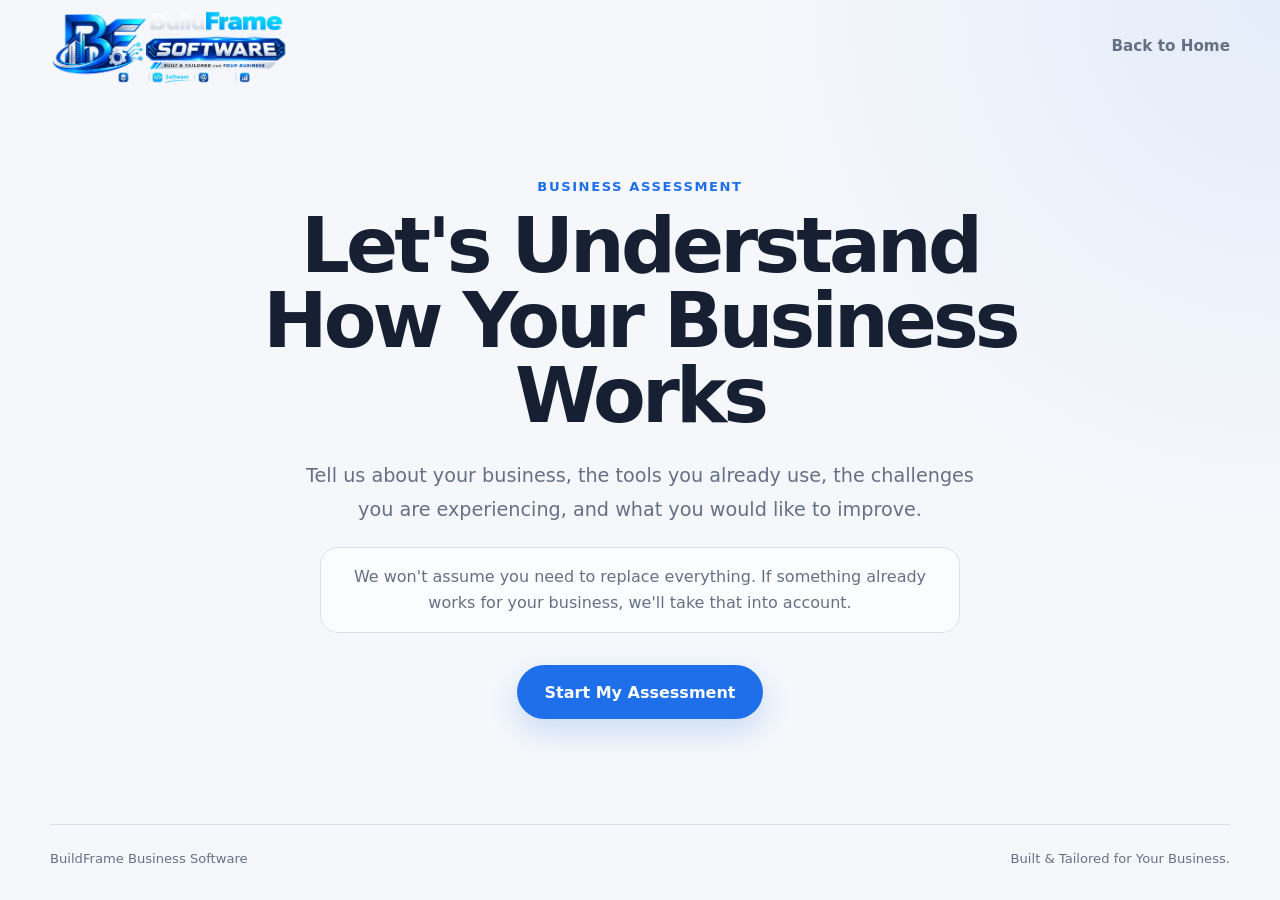
<file: assessment/assessment.html>
<!DOCTYPE html>
<html lang="en">

<head>
    <meta charset="UTF-8">

    <meta name="viewport" content="width=device-width, initial-scale=1.0">

    <title>
        Assess My Business | BuildFrame Business Software
    </title>

    <meta name="description"
        content="Tell BuildFrame how your business currently works, what challenges you face, and what you want to improve.">

    <link rel="stylesheet" href="assessment.css">
</head>

<body>

    <!-- ========================================
         BUILDFRAME BUSINESS ASSESSMENT
    ========================================= -->

    <div class="assessment-page">

        <!-- Header -->
        <header class="assessment-header">

            <a class="assessment-brand" href="../index.html" aria-label="Return to BuildFrame homepage">
                <img src="../assets/logos/buildframe-logo.png" alt="BuildFrame Business Software"
                    class="assessment-logo">
            </a>

            <a href="../index.html" class="assessment-back-link">
                Back to Home
            </a>

        </header>


        <!-- Main Assessment -->
        <main class="assessment-main">

            <!-- Introduction -->
            <section class="assessment-intro" id="assessment-intro">

                <p class="assessment-eyebrow">
                    Business Assessment
                </p>

                <h1>
                    Let's Understand How Your Business Works
                </h1>

                <p class="assessment-intro-text">
                    Tell us about your business, the tools you already use,
                    the challenges you are experiencing, and what you would
                    like to improve.
                </p>

                <p class="assessment-intro-note">
                    We won't assume you need to replace everything.
                    If something already works for your business,
                    we'll take that into account.
                </p>

                <button type="button" class="assessment-start-button" id="assessment-start-button">
                    Start My Assessment
                </button>

            </section>


            <!-- Assessment Workspace -->
            <section class="assessment-workspace" id="assessment-workspace" hidden>

                <!-- Progress -->
                <div class="assessment-progress">

                    <div class="assessment-progress-top">

                        <span id="assessment-step-label">
                            Step 1
                        </span>

                        <span id="assessment-progress-label">
                            1 of 6
                        </span>

                    </div>

                    <div class="assessment-progress-track" aria-hidden="true">
                        <div class="assessment-progress-bar" id="assessment-progress-bar"></div>
                    </div>

                </div>


                <!-- Form -->
                <form class="assessment-form" id="business-assessment-form" novalidate>

                    <!--
                        Assessment steps will be added here
                        one section at a time.
                    -->

                    <div class="assessment-step-container" id="assessment-step-container"></div>


                    <!-- Navigation -->
                    <div class="assessment-navigation">

                        <button type="button" class="assessment-button assessment-button-secondary"
                            id="assessment-previous-button" hidden>
                            Previous
                        </button>

                        <button type="button" class="assessment-button assessment-button-primary"
                            id="assessment-next-button">
                            Continue
                        </button>

                    </div>

                </form>

            </section>

        </main>


        <!-- Footer -->
        <footer class="assessment-footer">

            <p>
                BuildFrame Business Software
            </p>

            <p>
                Built &amp; Tailored for Your Business.
            </p>

        </footer>

    </div>


    <script src="assessment.js"></script>

</body>

</html>
</file>
<file: app.css>
/* =========================================================
   BUILDFRAME BUSINESS SOFTWARE
   Public Website Foundation
   ========================================================= */

:root {
    --navy-950: #071a33;
    --navy-900: #0b2447;
    --navy-800: #123866;

    --blue-600: #1267d6;
    --blue-500: #2186e6;
    --cyan-400: #2cc6e8;

    --cream-100: #f6f2e9;
    --cream-50: #fbf9f4;

    --white: #ffffff;

    --gray-100: #eef2f6;
    --gray-200: #d9e1e9;
    --gray-500: #66798e;
    --gray-700: #334a60;
    --gray-900: #14273a;

    --border: rgba(11, 36, 71, 0.16);

    --shadow:
        0 18px 50px rgba(7, 26, 51, 0.10);

    --shadow-soft:
        0 10px 30px rgba(7, 26, 51, 0.07);

    --radius-sm: 10px;
    --radius-md: 18px;
    --radius-lg: 28px;

    --container: 1180px;
}


/* =========================================================
   RESET
   ========================================================= */

* {
    box-sizing: border-box;
}

html {
    scroll-behavior: smooth;
}

body {
    margin: 0;

    font-family:
        Inter,
        ui-sans-serif,
        system-ui,
        -apple-system,
        BlinkMacSystemFont,
        "Segoe UI",
        sans-serif;

    color: var(--gray-900);
    background: var(--white);

    line-height: 1.6;
}

img,
video {
    display: block;
    max-width: 100%;
}

a {
    color: inherit;
    text-decoration: none;
}

button,
input,
textarea,
select {
    font: inherit;
}


/* =========================================================
   GLOBAL
   ========================================================= */

.container {
    width: min(calc(100% - 40px),
            var(--container));

    margin-inline: auto;
}

.section {
    padding: 92px 0;
}

.section-white {
    background: var(--white);
}

.section-light {
    background: var(--cream-50);
}

.section-dark {
    position: relative;

    color: var(--white);

    background:
        linear-gradient(135deg,
            var(--navy-950),
            var(--navy-900));

    overflow: hidden;
}

.section-dark::before {
    content: "";

    position: absolute;
    inset: 0;

    pointer-events: none;

    opacity: 0.18;

    background-image:
        linear-gradient(rgba(44, 198, 232, 0.18) 1px,
            transparent 1px),
        linear-gradient(90deg,
            rgba(44, 198, 232, 0.18) 1px,
            transparent 1px);

    background-size: 42px 42px;
}

.section-dark>* {
    position: relative;
    z-index: 1;
}

.section-heading {
    width: min(760px, 100%);
    margin-bottom: 48px;
}

.section-heading h2 {
    margin: 8px 0 16px;

    color: var(--navy-950);

    font-size:
        clamp(2rem,
            4vw,
            3.2rem);

    line-height: 1.12;
}

.section-heading p {
    margin: 0;

    color: var(--gray-700);
}

.section-heading-light h2 {
    color: var(--white);
}

.section-heading-light p {
    color:
        rgba(255,
            255,
            255,
            0.78);
}

.eyebrow {
    margin: 0 0 10px;

    color: var(--blue-600);

    font-size: 0.8rem;
    font-weight: 800;

    letter-spacing: 0.12em;
    text-transform: uppercase;
}

.eyebrow-light {
    color: var(--cyan-400);
}


/* =========================================================
   BUTTONS
   ========================================================= */

.button {
    display: inline-flex;

    align-items: center;
    justify-content: center;

    min-height: 48px;

    padding: 12px 22px;

    border: 1px solid transparent;
    border-radius: 999px;

    font-weight: 750;

    transition:
        transform 160ms ease,
        box-shadow 160ms ease,
        background 160ms ease,
        border-color 160ms ease;
}

.button:hover {
    transform: translateY(-2px);
}

.button-primary {
    color: var(--white);

    background: var(--blue-600);

    box-shadow:
        0 10px 24px rgba(18, 103, 214, 0.25);
}

.button-primary:hover {
    background: var(--blue-500);
}

.button-secondary {
    color: var(--navy-900);

    border-color: var(--navy-900);

    background: transparent;
}

.button-secondary:hover {
    background: var(--cream-100);
}

.button-outline-light {
    color: var(--white);

    border-color:
        rgba(255,
            255,
            255,
            0.45);

    background:
        rgba(255,
            255,
            255,
            0.04);
}

.button-group {
    display: flex;

    flex-wrap: wrap;
    gap: 12px;
}

.button-group.centered {
    justify-content: center;
}


/* =========================================================
   HEADER
   ========================================================= */

.site-header {
    position: sticky;
    top: 0;
    z-index: 1000;

    background:
        rgba(255,
            255,
            255,
            0.96);

    border-bottom:
        1px solid var(--border);

    -webkit-backdrop-filter: blur(14px);
    backdrop-filter: blur(14px);
}

.header-inner {
    min-height: 74px;

    display: flex;
    align-items: center;

    gap: 28px;
}

.brand {
    display: flex;
    flex-direction: column;

    line-height: 1;
}

.brand-name {
    color: var(--navy-950);

    font-size: 1.35rem;
    font-weight: 900;
}

.brand-subtitle {
    margin-top: 5px;

    color: var(--blue-600);

    font-size: 0.68rem;
    font-weight: 800;

    letter-spacing: 0.14em;
    text-transform: uppercase;
}

.main-navigation {
    margin-left: auto;

    display: flex;
    align-items: center;

    gap: 24px;
}

.main-navigation a {
    color: var(--gray-700);

    font-size: 0.92rem;
    font-weight: 700;
}

.main-navigation a:hover {
    color: var(--blue-600);
}

.header-cta {
    white-space: nowrap;
}

.mobile-menu-button {
    display: none;

    margin-left: auto;

    border: 0;

    color: var(--navy-950);
    background: transparent;

    font-size: 1.7rem;

    cursor: pointer;
}


/* =========================================================
   HERO
   ========================================================= */

.hero {
    min-height: 690px;

    display: flex;
    align-items: center;

    padding: 90px 0;
}

.hero-grid {
    display: grid;

    grid-template-columns:
        minmax(0, 1.05fr) minmax(360px, 0.95fr);

    gap: 70px;

    align-items: center;
}

.hero h1 {
    margin: 8px 0 20px;

    max-width: 720px;

    font-size:
        clamp(3rem,
            6vw,
            5.2rem);

    line-height: 0.98;

    letter-spacing: -0.04em;
}

.hero h1 span {
    display: block;

    color: var(--cyan-400);
}

.hero-tagline {
    margin: 0 0 15px;

    font-size:
        clamp(1.15rem,
            2vw,
            1.5rem);

    font-weight: 800;
}

.hero-description {
    max-width: 660px;

    margin: 0 0 30px;

    color:
        rgba(255,
            255,
            255,
            0.78);

    font-size: 1.05rem;
}

.hero-visual {
    min-height: 430px;
}

.visual-placeholder,
.placeholder {
    min-height: 100%;

    display: flex;
    flex-direction: column;

    align-items: center;
    justify-content: center;

    gap: 8px;

    text-align: center;

    border:
        1px solid rgba(44,
            198,
            232,
            0.45);

    border-radius: var(--radius-lg);

    background:
        linear-gradient(145deg,
            rgba(255,
                255,
                255,
                0.11),
            rgba(255,
                255,
                255,
                0.03));

    box-shadow: var(--shadow);
}

.visual-placeholder {
    min-height: 430px;
}

.visual-placeholder strong {
    font-size: 1.35rem;
}

.visual-placeholder span {
    color:
        rgba(255,
            255,
            255,
            0.7);
}


/* =========================================================
   BUILDFRAME ADVANTAGES
   ========================================================= */

.advantage-grid {
    display: grid;

    grid-template-columns:
        repeat(2, minmax(0, 1fr));

    gap: 16px;
}

.advantage-card {
    display: grid;

    grid-template-columns:
        48px 1fr;

    gap: 18px;

    align-items: start;

    padding: 24px;

    border:
        1px solid var(--border);

    border-radius: var(--radius-md);

    background: var(--white);

    box-shadow:
        0 4px 18px rgba(7, 26, 51, 0.03);

    transition:
        transform 160ms ease,
        box-shadow 160ms ease,
        border-color 160ms ease;
}

.advantage-card:hover {
    transform: translateY(-3px);

    border-color:
        rgba(18,
            103,
            214,
            0.32);

    box-shadow: var(--shadow-soft);
}

.advantage-number {
    width: 42px;
    height: 42px;

    display: grid;
    place-items: center;

    border:
        1px solid rgba(18,
            103,
            214,
            0.22);

    border-radius: 50%;

    color: var(--blue-600);

    background:
        rgba(18,
            103,
            214,
            0.06);

    font-size: 0.74rem;
    font-weight: 900;
}

.advantage-card h3 {
    margin:
        1px 0 8px;

    color: var(--navy-950);

    font-size: 1.08rem;
    line-height: 1.3;
}

.advantage-card p {
    margin: 0;

    color: var(--gray-700);

    font-size: 0.95rem;
}

.advantage-summary {
    margin-top: 34px;

    padding: 34px;

    border:
        1px solid rgba(18,
            103,
            214,
            0.18);

    border-radius: var(--radius-lg);

    background:
        linear-gradient(135deg,
            #ffffff,
            #f4f8fc);

    text-align: center;
}

.advantage-summary h3 {
    width: min(820px, 100%);

    margin:
        6px auto 12px;

    color: var(--navy-950);

    font-size:
        clamp(1.45rem,
            3vw,
            2.25rem);

    line-height: 1.3;
}

.advantage-summary>p:not(.eyebrow) {
    margin:
        0 auto 22px;

    color: var(--gray-700);
}


/* =========================================================
   OFFERS
   ========================================================= */

.offer-grid {
    display: grid;

    grid-template-columns:
        repeat(3,
            minmax(0, 1fr));

    gap: 18px;
}

.offer-card {
    min-height: 220px;

    padding: 26px;

    border:
        1.5px solid var(--navy-900);

    border-radius: var(--radius-md);

    background: var(--white);

    transition:
        transform 160ms ease,
        box-shadow 160ms ease;
}

.offer-card:hover {
    transform: translateY(-4px);

    box-shadow: var(--shadow);
}

.offer-icon {
    width: 42px;
    height: 42px;

    display: grid;
    place-items: center;

    margin-bottom: 18px;

    border-radius: 50%;

    color: var(--white);
    background: var(--navy-900);

    font-size: 0.76rem;
    font-weight: 900;
}

.offer-card h3 {
    margin: 0 0 10px;

    color: var(--navy-950);
}

.offer-card p {
    margin: 0;

    color: var(--gray-700);
}

.wide-offer-card {
    margin-top: 18px;

    padding: 30px;

    display: flex;

    align-items: center;
    justify-content: space-between;

    gap: 28px;

    border:
        1.5px solid var(--navy-900);

    border-radius: var(--radius-md);

    background: var(--cream-50);
}

.wide-offer-card h3 {
    margin: 0 0 8px;

    color: var(--navy-950);

    font-size: 1.5rem;
}

.wide-offer-card p {
    margin: 0;
}


/* =========================================================
   ASSESSMENT
   ========================================================= */

.assessment-section {
    padding: 76px 0;
}

.assessment-panel {
    width: min(850px, 100%);

    margin-inline: auto;

    padding: 48px;

    text-align: center;

    border:
        1px solid rgba(44,
            198,
            232,
            0.34);

    border-radius: var(--radius-lg);

    background:
        rgba(255,
            255,
            255,
            0.05);
}

.assessment-panel h2 {
    margin: 8px 0 14px;

    font-size:
        clamp(2rem,
            4vw,
            3rem);
}

.assessment-panel p {
    max-width: 700px;

    margin:
        0 auto 25px;

    color:
        rgba(255,
            255,
            255,
            0.78);
}


/* =========================================================
   VOCABULARY
   ========================================================= */

.vocabulary-layout {
    display: grid;

    grid-template-columns:
        minmax(270px, 0.7fr) minmax(0, 1.3fr);

    gap: 28px;

    align-items: start;
}

.vocabulary-sidebar {
    max-height: 720px;

    overflow-y: auto;

    padding: 22px;

    border:
        1px solid var(--border);

    border-radius: var(--radius-md);

    background: var(--white);
}

.vocabulary-group+.vocabulary-group {
    margin-top: 24px;
}

.vocabulary-group h3 {
    margin: 0 0 10px;

    color: var(--navy-950);

    font-size: 0.78rem;
    font-weight: 900;

    letter-spacing: 0.08em;
    text-transform: uppercase;
}

.vocabulary-buttons {
    display: flex;

    flex-wrap: wrap;

    gap: 8px;
}

.vocab-button {
    padding: 8px 13px;

    border:
        1px solid var(--navy-800);

    border-radius: 999px;

    color: var(--navy-900);

    background: var(--white);

    font-size: 0.84rem;
    font-weight: 700;

    cursor: pointer;

    transition:
        background 140ms ease,
        color 140ms ease,
        transform 140ms ease;
}

.vocab-button:hover {
    transform: translateY(-1px);

    color: var(--white);

    background: var(--navy-800);
}

.vocab-button.active {
    color: var(--white);

    background: var(--blue-600);

    border-color: var(--blue-600);
}

.vocabulary-detail {
    position: sticky;
    top: 100px;

    min-height: 520px;

    padding: 38px;

    border:
        1px solid var(--border);

    border-radius: var(--radius-lg);

    background: var(--white);

    box-shadow: var(--shadow);
}

.vocabulary-detail h3 {
    margin: 0 0 28px;

    color: var(--navy-950);

    font-size:
        clamp(2rem,
            4vw,
            3rem);
}

.vocabulary-detail-block {
    padding: 18px 0;

    border-top:
        1px solid var(--gray-200);
}

.vocabulary-detail-block h4 {
    margin: 0 0 7px;

    color: var(--navy-900);
}

.vocabulary-detail-block p {
    margin: 0;

    color: var(--gray-700);
}

.text-link {
    display: inline-block;

    margin-top: 22px;

    color: var(--blue-600);

    font-weight: 800;
}

.text-link:hover {
    color: var(--blue-500);
}


/* =========================================================
   SYSTEMS
   ========================================================= */

.system-grid {
    display: grid;

    grid-template-columns:
        repeat(3,
            minmax(0, 1fr));

    gap: 22px;
}

.system-card {
    overflow: hidden;

    border:
        1px solid var(--border);

    border-radius: var(--radius-md);

    background: var(--white);

    transition:
        transform 160ms ease,
        box-shadow 160ms ease;
}

.system-card:hover {
    transform: translateY(-3px);

    box-shadow: var(--shadow-soft);
}

.system-screenshot {
    min-height: 210px;

    border: 0;
    border-radius: 0;

    color: var(--gray-500);

    background: var(--gray-100);
}

.system-card h3 {
    margin:
        22px 22px 8px;

    color: var(--navy-950);
}

.system-card p {
    margin:
        0 22px 24px;

    color: var(--gray-700);
}


/* =========================================================
   PROVEN BUILDFRAME PROJECTS
   ========================================================= */

.project-grid {
    display: grid;

    grid-template-columns:
        repeat(3,
            minmax(0, 1fr));

    gap: 24px;

    align-items: stretch;
}

.project-card {
    display: flex;
    flex-direction: column;

    min-width: 0;

    overflow: hidden;

    border:
        1px solid var(--border);

    border-radius: var(--radius-md);

    background: var(--white);

    box-shadow:
        0 7px 24px rgba(7, 26, 51, 0.05);

    transition:
        transform 160ms ease,
        box-shadow 160ms ease,
        border-color 160ms ease;
}

.project-card:hover {
    transform: translateY(-4px);

    border-color:
        rgba(18,
            103,
            214,
            0.26);

    box-shadow: var(--shadow-soft);
}

.project-preview {
    position: relative;

    min-height: 220px;

    display: flex;

    align-items: center;
    justify-content: center;

    overflow: hidden;

    padding: 24px;

    border-bottom:
        1px solid var(--border);

    background:
        linear-gradient(145deg,
            #edf3f8,
            #fafcfe);

    color: var(--gray-500);

    text-align: center;

    font-weight: 800;
}

.project-preview::after {
    content: "";

    position: absolute;
    inset: 0;

    pointer-events: none;

    background:
        linear-gradient(rgba(18,
                103,
                214,
                0.035) 1px,
            transparent 1px),
        linear-gradient(90deg,
            rgba(18,
                103,
                214,
                0.035) 1px,
            transparent 1px);

    background-size: 26px 26px;
}

.project-preview img {
    position: absolute;
    inset: 0;

    width: 100%;
    height: 100%;

    object-fit: cover;

    z-index: 1;

    transition:
        transform 220ms ease;
}

.project-preview span {
    position: relative;
    z-index: 2;
}

.project-card:hover .project-preview img {
    transform: scale(1.025);
}

.project-card-body {
    flex: 1;

    display: flex;
    flex-direction: column;

    padding: 24px;
}

.project-type {
    display: inline-flex;

    align-self: flex-start;

    margin-bottom: 12px;

    padding: 6px 11px;

    border:
        1px solid rgba(18,
            103,
            214,
            0.16);

    border-radius: 999px;

    color: var(--blue-600);

    background:
        rgba(18,
            103,
            214,
            0.055);

    font-size: 0.7rem;
    font-weight: 900;

    letter-spacing: 0.07em;
    text-transform: uppercase;
}

.project-card-body h3 {
    margin: 0 0 11px;

    color: var(--navy-950);

    font-size: 1.25rem;
    line-height: 1.3;
}

.project-card-body>p {
    margin: 0 0 18px;

    color: var(--gray-700);

    font-size: 0.94rem;
}

.project-status {
    margin-top: auto;

    padding-top: 8px;

    color: var(--gray-500);

    font-size: 0.78rem;
    font-weight: 800;
}

.card-actions {
    margin-top: 16px;
}

.card-actions .text-link {
    margin-top: 0;
}


/* =========================================================
   SYSTEMS IN DEVELOPMENT
   ========================================================= */

.systems-development-heading {
    margin-top: 88px;
}

.upcoming-grid {
    margin-top: 0;
}

.upcoming-card {
    background:
        linear-gradient(180deg,
            #ffffff,
            #f8fbfd);

    border-style: dashed;

    border-color:
        rgba(18,
            103,
            214,
            0.25);
}

.upcoming-preview {
    color: var(--blue-600);

    background:
        linear-gradient(145deg,
            #f3f8fd,
            #edf5fb);
}

.upcoming-preview::before {
    content: "IN DEVELOPMENT";

    position: absolute;

    top: 16px;
    left: 16px;

    z-index: 3;

    padding: 5px 9px;

    border-radius: 999px;

    color: var(--white);

    background: var(--blue-600);

    font-size: 0.62rem;
    font-weight: 900;

    letter-spacing: 0.09em;
}

.upcoming-status {
    color: var(--blue-600);
}


/* =========================================================
   WORK CTA
   ========================================================= */

.work-cta {
    margin-top: 34px;

    padding: 30px;

    display: flex;

    align-items: center;
    justify-content: space-between;

    gap: 26px;

    border:
        1px solid rgba(18,
            103,
            214,
            0.18);

    border-radius: var(--radius-lg);

    background:
        linear-gradient(135deg,
            #ffffff,
            #f4f8fc);
}

.work-cta p {
    margin: 0;

    color: var(--gray-700);
}

.work-cta strong {
    color: var(--navy-950);

    font-size: 1.02rem;
}

.work-cta .button {
    flex: none;
}


/* =========================================================
   VIDEO
   ========================================================= */

.video-shell {
    width: min(900px, 100%);

    margin-inline: auto;
}

.video-placeholder {
    aspect-ratio: 16 / 9;

    display: flex;
    flex-direction: column;

    align-items: center;
    justify-content: center;

    gap: 10px;

    border:
        1px solid rgba(44,
            198,
            232,
            0.4);

    border-radius: var(--radius-lg);

    background:
        rgba(255,
            255,
            255,
            0.05);
}

.video-play {
    width: 76px;
    height: 76px;

    display: grid;
    place-items: center;

    border-radius: 50%;

    color: var(--navy-950);

    background: var(--cyan-400);

    font-size: 1.5rem;
}


/* =========================================================
   INDUSTRIES
   ========================================================= */

.industry-grid {
    display: grid;

    grid-template-columns:
        repeat(4,
            minmax(0, 1fr));

    gap: 14px;
}

.industry-item {
    min-height: 96px;

    display: grid;
    place-items: center;

    padding: 18px;

    text-align: center;

    border:
        1px solid var(--border);

    border-radius: var(--radius-md);

    color: var(--navy-900);

    background: var(--white);

    font-weight: 800;

    transition:
        transform 150ms ease,
        border-color 150ms ease,
        box-shadow 150ms ease;
}

.industry-item:hover {
    transform: translateY(-2px);

    border-color:
        rgba(18,
            103,
            214,
            0.3);

    box-shadow:
        0 8px 20px rgba(7, 26, 51, 0.05);
}

.industry-more {
    margin-top: 30px;

    padding: 24px;

    display: flex;

    align-items: center;
    justify-content: space-between;

    gap: 24px;

    border-top:
        1px solid var(--border);

    border-bottom:
        1px solid var(--border);
}

.industry-more p {
    margin: 0;

    color: var(--gray-700);

    font-weight: 700;
}

.industry-more .text-link {
    flex: none;

    margin-top: 0;
}


/* =========================================================
   PROCESS
   ========================================================= */

.process-grid {
    display: grid;

    grid-template-columns:
        repeat(4,
            minmax(0, 1fr));

    gap: 16px;
}

.process-card {
    padding: 26px;

    border:
        1px solid var(--border);

    border-radius: var(--radius-md);

    background: var(--white);
}

.process-card span {
    color: var(--blue-600);

    font-size: 0.8rem;
    font-weight: 900;
}

.process-card h3 {
    margin: 12px 0 10px;

    color: var(--navy-950);
}

.process-card p {
    margin: 0;
}

.starting-card {
    margin-top: 22px;

    padding: 30px;

    border-radius: var(--radius-md);

    color: var(--white);

    background: var(--navy-900);
}

.starting-card h3 {
    margin: 5px 0 8px;

    font-size: 1.6rem;
}

.starting-card p {
    margin: 0;

    color:
        rgba(255,
            255,
            255,
            0.78);
}


/* =========================================================
   PACKAGES
   ========================================================= */

.package-grid {
    display: grid;

    grid-template-columns:
        repeat(3,
            minmax(0, 1fr));

    gap: 20px;
}

.package-card {
    padding: 30px;

    border:
        1.5px solid var(--navy-900);

    border-radius: var(--radius-md);

    background: var(--white);
}

.package-card.featured {
    position: relative;

    transform: translateY(-8px);

    box-shadow: var(--shadow);
}

.package-type {
    margin: 0;

    color: var(--blue-600);

    font-size: 0.8rem;
    font-weight: 900;

    letter-spacing: 0.08em;
    text-transform: uppercase;
}

.package-card h3 {
    margin: 8px 0 18px;

    color: var(--navy-950);

    font-size: 1.6rem;
}

.package-price {
    margin: 0 0 16px;

    color: var(--navy-950);

    font-size: 2rem;
    font-weight: 900;
}

.package-price span {
    font-size: 0.9rem;
    font-weight: 700;
}

.package-card>p:not(.package-type):not(.package-price) {
    margin-bottom: 24px;
}

/* =========================================================
   ENGAGEMENT
   ========================================================= */

.engagement-grid {
    display: grid;

    grid-template-columns:
        repeat(2,
            minmax(0, 1fr));

    gap: 20px;
}

.engagement-card {
    padding: 32px;

    border:
        1px solid var(--border);

    border-radius: var(--radius-md);

    background: var(--white);
}

.engagement-card h3 {
    margin-top: 0;

    color: var(--navy-950);
}

.engagement-flow {
    margin-top: 22px;

    padding: 16px;

    border-radius: var(--radius-sm);

    color: var(--navy-900);

    background: var(--cream-100);

    font-weight: 800;
}


/* =========================================================
   EXPECTATIONS
   ========================================================= */

.expectation-grid {
    display: grid;

    grid-template-columns:
        repeat(3,
            minmax(0, 1fr));

    gap: 20px;
}

.expectation-column {
    padding: 28px;

    border:
        1px solid var(--border);

    border-radius: var(--radius-md);
}

.expectation-column h3 {
    margin-top: 0;

    color: var(--navy-950);
}

.expectation-column ul {
    margin: 18px 0 0;

    padding-left: 20px;
}

.expectation-column li+li {
    margin-top: 10px;
}


/* =========================================================
   SECTION NOTE
   ========================================================= */

.section-note {
    margin-top: 32px;

    padding: 24px;

    border-left:
        4px solid var(--cyan-400);

    border-radius:
        0 var(--radius-md) var(--radius-md) 0;

    background: var(--cream-100);
}

.section-note strong {
    color: var(--navy-950);
}

.section-note p {
    margin: 6px 0 0;
}


/* =========================================================
   FAQ
   ========================================================= */

.faq-container {
    width:
        min(calc(100% - 40px),
            900px);
}

.faq-list {
    border-top:
        1px solid rgba(255,
            255,
            255,
            0.18);
}

.faq-item {
    border-bottom:
        1px solid rgba(255,
            255,
            255,
            0.18);
}

.faq-question {
    width: 100%;

    padding: 22px 0;

    display: flex;

    align-items: center;
    justify-content: space-between;

    gap: 20px;

    text-align: left;

    border: 0;

    color: var(--white);

    background: transparent;

    font-weight: 800;

    cursor: pointer;
}

.faq-question span {
    flex: none;

    color: var(--cyan-400);

    font-size: 1.5rem;
}

.faq-answer {
    display: none;

    padding: 0 0 22px;

    color:
        rgba(255,
            255,
            255,
            0.76);
}

.faq-answer p {
    margin: 0;
}

.faq-item.open .faq-answer {
    display: block;
}


/* =========================================================
   FINAL CTA
   ========================================================= */

.final-cta {
    text-align: center;
}

.final-cta-inner {
    width:
        min(calc(100% - 40px),
            760px);
}

.final-cta h2 {
    margin: 6px 0 14px;

    color: var(--navy-950);

    font-size:
        clamp(2rem,
            4vw,
            3.2rem);
}

.final-cta p {
    margin: 0 auto 26px;

    color: var(--gray-700);
}


/* =========================================================
   FOOTER
   ========================================================= */

.site-footer {
    padding: 70px 0 26px;

    color: var(--white);

    background: var(--navy-950);
}

.footer-grid {
    display: grid;

    grid-template-columns:
        1.4fr repeat(4, 1fr);

    gap: 34px;

    padding-bottom: 42px;
}

.footer-brand h2 {
    margin: 0;

    font-size: 1.9rem;
}

.footer-brand>p {
    margin: 2px 0 12px;

    color: var(--cyan-400);

    font-weight: 800;
}

.footer-brand strong {
    color:
        rgba(255,
            255,
            255,
            0.75);

    font-size: 0.9rem;
}

.footer-column {
    display: flex;
    flex-direction: column;

    gap: 9px;
}

.footer-column h3 {
    margin: 0 0 6px;

    color: var(--cyan-400);

    font-size: 0.9rem;
}

.footer-column a {
    color:
        rgba(255,
            255,
            255,
            0.72);

    font-size: 0.87rem;
}

.footer-column a:hover {
    color: var(--white);
}

.footer-bottom {
    padding-top: 24px;

    display: flex;

    align-items: center;
    justify-content: space-between;

    gap: 20px;

    border-top:
        1px solid rgba(44,
            198,
            232,
            0.28);
}

.footer-bottom p {
    margin: 0;

    color:
        rgba(255,
            255,
            255,
            0.6);

    font-size: 0.82rem;
}

.footer-social {
    display: flex;

    flex-wrap: wrap;

    gap: 14px;
}

.footer-social a {
    color:
        rgba(255,
            255,
            255,
            0.7);

    font-size: 0.82rem;
}


/* =========================================================
   RESPONSIVE — TABLET / SMALL DESKTOP
   ========================================================= */

@media (max-width: 1000px) {

    .hero-grid {
        grid-template-columns: 1fr;
    }

    .hero-visual {
        min-height: 360px;
    }

    .visual-placeholder {
        min-height: 360px;
    }

    .advantage-grid,
    .offer-grid,
    .system-grid,
    .project-grid,
    .package-grid,
    .expectation-grid {
        grid-template-columns:
            repeat(2,
                minmax(0, 1fr));
    }

    .industry-grid {
        grid-template-columns:
            repeat(3,
                minmax(0, 1fr));
    }

    .process-grid {
        grid-template-columns:
            repeat(2,
                minmax(0, 1fr));
    }

    .footer-grid {
        grid-template-columns:
            repeat(3,
                minmax(0, 1fr));
    }

    .footer-brand {
        grid-column: 1 / -1;
    }

    .work-cta {
        align-items: flex-start;

        flex-direction: column;
    }
}


/* =========================================================
   RESPONSIVE — TABLET
   ========================================================= */

@media (max-width: 820px) {

    .mobile-menu-button {
        display: block;
    }

    .header-cta {
        display: none;
    }

    .main-navigation {
        position: absolute;

        top: 74px;
        left: 20px;
        right: 20px;

        display: none;

        flex-direction: column;
        align-items: stretch;

        padding: 20px;

        border:
            1px solid var(--border);

        border-radius: var(--radius-md);

        background: var(--white);

        box-shadow: var(--shadow);
    }

    .main-navigation.open {
        display: flex;
    }

    .vocabulary-layout {
        grid-template-columns: 1fr;
    }

    .vocabulary-sidebar {
        max-height: none;
    }

    .vocabulary-detail {
        position: static;
    }

    .engagement-grid {
        grid-template-columns: 1fr;
    }

    .industry-more {
        align-items: flex-start;

        flex-direction: column;
    }

    .footer-bottom {
        align-items: flex-start;

        flex-direction: column;
    }
}


/* =========================================================
   RESPONSIVE — MOBILE
   ========================================================= */

@media (max-width: 640px) {

    .section {
        padding: 68px 0;
    }

    .container {
        width:
            min(calc(100% - 28px),
                var(--container));
    }

    .hero {
        padding: 72px 0;
    }

    .hero h1 {
        font-size:
            clamp(2.6rem,
                14vw,
                4rem);
    }

    .advantage-grid,
    .offer-grid,
    .system-grid,
    .project-grid,
    .package-grid,
    .expectation-grid,
    .industry-grid,
    .process-grid,
    .footer-grid {
        grid-template-columns: 1fr;
    }

    .advantage-card {
        grid-template-columns:
            42px 1fr;

        padding: 20px;
    }

    .advantage-summary {
        padding: 28px 20px;
    }

    .wide-offer-card {
        align-items: flex-start;

        flex-direction: column;
    }

    .assessment-panel {
        padding: 34px 22px;
    }

    .vocabulary-detail {
        padding: 26px 22px;
    }

    .project-preview {
        min-height: 190px;
    }

    .project-card-body {
        padding: 21px;
    }

    .systems-development-heading {
        margin-top: 68px;
    }

    .work-cta {
        padding: 24px;
    }

    .package-card.featured {
        transform: none;
    }

    .button-group {
        align-items: stretch;

        flex-direction: column;
    }

    .button {
        width: 100%;
    }

    .industry-more {
        padding:
            22px 4px;
    }
}

/* =========================================================
   WAYS TO WORK WITH BUILDFRAME
   ========================================================= */

.work-with-buildframe {
    background: var(--white);
}

.work-heading {
    max-width: 820px;
}

.work-options-grid {
    display: grid;
    grid-template-columns: repeat(2, minmax(0, 1fr));
    gap: 22px;
}

.work-option-card {
    position: relative;

    display: flex;
    flex-direction: column;

    min-height: 390px;

    padding: 32px;

    border: 1px solid var(--border);
    border-radius: var(--radius-md);

    background: var(--white);

    box-shadow:
        0 8px 28px rgba(7, 26, 51, 0.05);

    transition:
        transform 160ms ease,
        box-shadow 160ms ease,
        border-color 160ms ease;
}

.work-option-card:hover {
    transform: translateY(-4px);

    border-color:
        rgba(18, 103, 214, 0.28);

    box-shadow: var(--shadow-soft);
}

.work-option-label {
    display: inline-flex;
    align-self: flex-start;

    margin-bottom: 16px;

    padding: 7px 12px;

    border-radius: 999px;

    color: var(--blue-600);

    background:
        rgba(18, 103, 214, 0.07);

    border:
        1px solid rgba(18, 103, 214, 0.16);

    font-size: 0.72rem;
    font-weight: 900;

    letter-spacing: 0.08em;
    text-transform: uppercase;
}

.work-option-card h3 {
    margin: 0 0 14px;

    color: var(--navy-950);

    font-size:
        clamp(1.45rem,
            2.5vw,
            2rem);

    line-height: 1.2;
}

.work-option-card>p {
    margin: 0 0 16px;

    color: var(--gray-700);
}

.work-option-note {
    padding: 14px 16px;

    border-left:
        3px solid rgba(18, 103, 214, 0.35);

    border-radius:
        0 var(--radius-sm) var(--radius-sm) 0;

    background: var(--cream-50);

    font-size: 0.92rem;
}

.work-option-price {
    display: block;

    margin: 4px 0 20px;

    color: var(--navy-950);

    font-size: 1.55rem;
    font-weight: 900;
}

.work-option-price small {
    font-size: 0.85rem;
    font-weight: 700;

    color: var(--gray-500);
}

.work-option-card .button {
    align-self: flex-start;

    margin-top: auto;
}


/* =========================================================
   FEATURED ASSESSMENT CARD
   ========================================================= */

.work-option-featured {
    border:
        1.5px solid rgba(18, 103, 214, 0.40);

    background:
        linear-gradient(145deg,
            #f5f9ff,
            #ffffff);

    box-shadow:
        0 16px 40px rgba(18, 103, 214, 0.10);
}

.work-option-featured::before {
    content: "RECOMMENDED STARTING POINT";

    position: absolute;

    top: 18px;
    right: 18px;

    padding: 6px 10px;

    border-radius: 999px;

    color: var(--white);
    background: var(--blue-600);

    font-size: 0.60rem;
    font-weight: 900;

    letter-spacing: 0.07em;
}

.work-option-featured h3 {
    color: var(--blue-600);
}


/* =========================================================
   WORK OPTIONS FOOTER
   ========================================================= */

.work-options-footer {
    margin-top: 28px;

    padding: 24px 28px;

    display: flex;

    align-items: center;

    gap: 16px;

    border:
        1px solid rgba(18, 103, 214, 0.16);

    border-radius: var(--radius-md);

    background: var(--cream-50);
}

.work-options-footer strong {
    color: var(--navy-950);
}

.work-options-footer span {
    color: var(--gray-700);
}

.work-options-footer .text-link {
    margin-top: 0;
    margin-left: auto;

    white-space: nowrap;
}


/* =========================================================
   RESPONSIVE
   ========================================================= */

@media (max-width: 820px) {

    .work-options-grid {
        grid-template-columns: 1fr;
    }

    .work-option-card {
        min-height: 0;
    }

    .work-option-featured::before {
        position: static;

        align-self: flex-start;

        margin-bottom: 16px;
    }

    .work-options-footer {
        align-items: flex-start;
        flex-direction: column;
    }

    .work-options-footer .text-link {
        margin-left: 0;
    }
}


@media (max-width: 640px) {

    .work-option-card {
        padding: 24px;
    }

    .work-option-card .button {
        width: 100%;
    }

    .work-options-footer {
        padding: 22px;
    }
}

/* =========================================================
   BUILDFRAME HEADER LOGO
   ========================================================= */

.brand {
    display: flex;
    align-items: center;
    flex-shrink: 0;
}

.brand-logo {
    display: block;
    width: auto;
    height: 84px;
    max-width: 380px;
    object-fit: contain;
}

/* Tablet */
@media (max-width: 820px) {
    .brand-logo {
        height: 68px;
        max-width: 300px;
    }
}

/* Mobile */
@media (max-width: 640px) {
    .brand-logo {
        height: 54px;
        max-width: 240px;
    }
}

/* =========================================================
   BUILDFRAME CAPABILITY SECTION
   ========================================================= */

.compact-system-heading {
    max-width: 820px;
    margin-bottom: 40px;
}

.capability-grid {
    display: grid;
    grid-template-columns: repeat(3, minmax(0, 1fr));
    gap: 20px;
}

.capability-card {
    padding: 26px;
    border: 1px solid var(--border);
    border-radius: var(--radius-md);
    background: var(--white);

    box-shadow:
        0 8px 24px rgba(7, 26, 51, 0.05);

    transition:
        transform 160ms ease,
        box-shadow 160ms ease,
        border-color 160ms ease;
}

.capability-card:hover {
    transform: translateY(-3px);

    border-color:
        rgba(18, 103, 214, 0.28);

    box-shadow:
        0 14px 32px rgba(7, 26, 51, 0.08);
}

.capability-icon {
    display: inline-flex;
    align-items: center;
    justify-content: center;

    width: 42px;
    height: 42px;

    margin-bottom: 18px;

    border-radius: 50%;

    background:
        rgba(18, 103, 214, 0.08);

    color: var(--blue-600);

    font-size: 0.78rem;
    font-weight: 900;
}

.capability-card h3 {
    margin: 0 0 10px;

    color: var(--navy-950);

    font-size: 1.15rem;
    line-height: 1.3;
}

.capability-card p {
    margin: 0;

    color: var(--gray-700);

    font-size: 0.95rem;
    line-height: 1.65;
}


/* =========================================================
   CAPABILITY SUMMARY
   ========================================================= */

.capability-summary {
    margin-top: 28px;

    display: flex;
    align-items: center;
    justify-content: space-between;
    gap: 32px;

    padding: 28px 30px;

    border: 1px solid rgba(18, 103, 214, 0.16);

    border-radius: var(--radius-md);

    background: var(--cream-50);
}

.capability-summary>div {
    max-width: 720px;
}

.capability-summary .eyebrow {
    margin-bottom: 8px;
}

.capability-summary h3 {
    margin: 0 0 8px;

    color: var(--navy-950);

    font-size: 1.35rem;
}

.capability-summary p {
    margin: 0;

    color: var(--gray-700);

    line-height: 1.6;
}

.capability-summary .button {
    flex-shrink: 0;
}


/* =========================================================
   RESPONSIVE
   ========================================================= */

@media (max-width: 960px) {

    .capability-grid {
        grid-template-columns:
            repeat(2, minmax(0, 1fr));
    }

}


@media (max-width: 720px) {

    .capability-grid {
        grid-template-columns: 1fr;
    }

    .capability-summary {
        flex-direction: column;
        align-items: flex-start;
    }

}


@media (max-width: 640px) {

    .capability-card {
        padding: 22px;
    }

    .capability-summary {
        padding: 24px;
    }

    .capability-summary .button {
        width: 100%;
    }

}

/* =========================================================
   BUILDFRAME SCHEDULED POSTS
   ========================================================= */

.scheduled-posts-section {
    padding: 34px 0;
    background: #ffffff;
    border-bottom: 1px solid rgba(15, 23, 42, 0.08);
}

.scheduled-posts-header {
    display: flex;
    align-items: end;
    justify-content: space-between;
    gap: 24px;
    margin-bottom: 24px;
}

.scheduled-posts-header h2 {
    margin: 6px 0 0;
}

.scheduled-posts-grid {
    display: grid;
    grid-template-columns: repeat(3, minmax(0, 1fr));
    gap: 20px;
}

.scheduled-post-card {
    overflow: hidden;
    background: #ffffff;
    border: 1px solid rgba(15, 23, 42, 0.10);
    border-radius: 18px;
    box-shadow: 0 12px 30px rgba(15, 23, 42, 0.07);
}

.scheduled-post-image {
    width: 100%;
    aspect-ratio: 4 / 3;
    object-fit: cover;
    display: block;
}

.scheduled-post-body {
    padding: 18px;
}

.scheduled-post-meta {
    margin-bottom: 8px;
    font-size: 0.82rem;
    font-weight: 700;
    letter-spacing: 0.04em;
    text-transform: uppercase;
    opacity: 0.65;
}

.scheduled-post-title {
    margin: 0 0 10px;
    font-size: 1.15rem;
    line-height: 1.3;
}

.scheduled-post-caption {
    margin: 0;
    line-height: 1.65;
}

@media (max-width: 900px) {
    .scheduled-posts-grid {
        grid-template-columns: repeat(2, minmax(0, 1fr));
    }
}

@media (max-width: 640px) {
    .scheduled-posts-section {
        padding: 26px 0;
    }

    .scheduled-posts-header {
        align-items: flex-start;
        flex-direction: column;
    }

    .scheduled-posts-grid {
        grid-template-columns: 1fr;
    }
}
</file>
<file: assessment/assessment.css>
:root {
    --bg: #f5f7fb;
    --surface: #ffffff;
    --surface-soft: #eef3f8;
    --text: #172033;
    --text-soft: #667085;
    --border: #d9e1ea;
    --accent: #1f6feb;
    --accent-hover: #1759bd;
    --shadow: 0 18px 50px rgba(23, 32, 51, 0.08);

    --radius-sm: 10px;
    --radius-md: 18px;
    --radius-lg: 28px;

    --page-width: 1180px;
}


/* ========================================
   RESET
======================================== */

* {
    box-sizing: border-box;
}

html {
    scroll-behavior: smooth;
}

body {
    margin: 0;
    min-height: 100vh;
    font-family:
        Inter,
        ui-sans-serif,
        system-ui,
        -apple-system,
        BlinkMacSystemFont,
        "Segoe UI",
        sans-serif;
    background:
        radial-gradient(circle at top right,
            rgba(31, 111, 235, 0.08),
            transparent 34%),
        var(--bg);
    color: var(--text);
}

button,
input,
select,
textarea {
    font: inherit;
}

button,
a {
    -webkit-tap-highlight-color: transparent;
}

button {
    cursor: pointer;
}


/* ========================================
   PAGE
======================================== */

.assessment-page {
    min-height: 100vh;
    display: flex;
    flex-direction: column;
}


/* ========================================
   HEADER
======================================== */

.assessment-header {
    width: min(calc(100% - 40px), var(--page-width));
    margin: 0 auto;
    min-height: 92px;

    display: flex;
    align-items: center;
    justify-content: space-between;
    gap: 24px;
}

.assessment-brand {
    display: inline-flex;
    align-items: center;
    text-decoration: none;
}

.assessment-logo {
    display: block;
    width: min(240px, 52vw);
    height: auto;
}

.assessment-back-link {
    color: var(--text-soft);
    font-size: 0.95rem;
    font-weight: 600;
    text-decoration: none;
    transition:
        color 160ms ease,
        transform 160ms ease;
}

.assessment-back-link:hover {
    color: var(--accent);
    transform: translateX(-2px);
}


/* ========================================
   MAIN
======================================== */

.assessment-main {
    width: min(calc(100% - 40px), 920px);
    margin: auto;
    padding: 54px 0 72px;
}


/* ========================================
   INTRODUCTION
======================================== */

.assessment-intro {
    max-width: 760px;
    margin: 0 auto;
    text-align: center;
}

.assessment-eyebrow {
    margin: 0 0 14px;
    color: var(--accent);
    font-size: 0.82rem;
    font-weight: 800;
    letter-spacing: 0.12em;
    text-transform: uppercase;
}

.assessment-intro h1 {
    margin: 0;
    font-size: clamp(2.3rem, 6vw, 4.9rem);
    line-height: 0.98;
    letter-spacing: -0.05em;
}

.assessment-intro-text {
    max-width: 680px;
    margin: 26px auto 0;
    color: var(--text-soft);
    font-size: clamp(1rem, 2vw, 1.2rem);
    line-height: 1.75;
}

.assessment-intro-note {
    max-width: 640px;
    margin: 20px auto 0;
    padding: 16px 18px;

    background: rgba(255, 255, 255, 0.68);
    border: 1px solid var(--border);
    border-radius: var(--radius-md);

    color: var(--text-soft);
    line-height: 1.65;
}

.assessment-start-button {
    margin-top: 32px;
    min-height: 54px;
    padding: 0 28px;

    border: 0;
    border-radius: 999px;

    background: var(--accent);
    color: #ffffff;

    font-weight: 800;
    box-shadow: 0 12px 30px rgba(31, 111, 235, 0.2);

    transition:
        transform 160ms ease,
        background-color 160ms ease,
        box-shadow 160ms ease;
}

.assessment-start-button:hover {
    background: var(--accent-hover);
    transform: translateY(-2px);
    box-shadow: 0 16px 36px rgba(31, 111, 235, 0.25);
}

.assessment-start-button:active {
    transform: translateY(0);
}


/* ========================================
   WORKSPACE
======================================== */

.assessment-workspace {
    max-width: 820px;
    margin: 0 auto;
}

.assessment-workspace[hidden] {
    display: none;
}


/* ========================================
   PROGRESS
======================================== */

.assessment-progress {
    margin-bottom: 22px;
}

.assessment-progress-top {
    margin-bottom: 10px;
    display: flex;
    align-items: center;
    justify-content: space-between;
    gap: 16px;

    color: var(--text-soft);
    font-size: 0.9rem;
    font-weight: 700;
}

.assessment-progress-track {
    width: 100%;
    height: 8px;
    overflow: hidden;

    background: #dfe7ef;
    border-radius: 999px;
}

.assessment-progress-bar {
    width: 16.666%;
    height: 100%;

    background: var(--accent);
    border-radius: inherit;

    transition: width 240ms ease;
}


/* ========================================
   FORM CARD
======================================== */

.assessment-form {
    background: var(--surface);
    border: 1px solid var(--border);
    border-radius: var(--radius-lg);
    box-shadow: var(--shadow);
    overflow: hidden;
}

.assessment-step-container {
    min-height: 390px;
    padding: clamp(28px, 5vw, 54px);
}


/* ========================================
   FUTURE QUESTION ELEMENTS
======================================== */

.assessment-step-title {
    margin: 0;
    font-size: clamp(1.65rem, 3vw, 2.4rem);
    line-height: 1.1;
    letter-spacing: -0.035em;
}

.assessment-step-description {
    margin: 14px 0 0;
    color: var(--text-soft);
    font-size: 1rem;
    line-height: 1.7;
}

.assessment-field-group {
    margin-top: 30px;
}

.assessment-label {
    display: block;
    margin-bottom: 10px;
    color: var(--text);
    font-size: 0.95rem;
    font-weight: 750;
}

.assessment-input,
.assessment-select,
.assessment-textarea {
    width: 100%;
    border: 1px solid var(--border);
    border-radius: var(--radius-sm);
    background: #ffffff;
    color: var(--text);

    outline: none;

    transition:
        border-color 160ms ease,
        box-shadow 160ms ease;
}

.assessment-input,
.assessment-select {
    min-height: 50px;
    padding: 0 15px;
}

.assessment-textarea {
    min-height: 130px;
    padding: 14px 15px;
    resize: vertical;
    line-height: 1.6;
}

.assessment-input:focus,
.assessment-select:focus,
.assessment-textarea:focus {
    border-color: var(--accent);
    box-shadow: 0 0 0 4px rgba(31, 111, 235, 0.1);
}


/* ========================================
   NAVIGATION
======================================== */

.assessment-navigation {
    padding: 20px clamp(28px, 5vw, 54px);
    border-top: 1px solid var(--border);
    background: var(--surface-soft);

    display: flex;
    align-items: center;
    justify-content: flex-end;
    gap: 12px;
}

.assessment-button {
    min-height: 46px;
    padding: 0 22px;

    border-radius: 999px;

    font-weight: 800;

    transition:
        transform 160ms ease,
        background-color 160ms ease,
        border-color 160ms ease;
}

.assessment-button:hover {
    transform: translateY(-1px);
}

.assessment-button-primary {
    border: 1px solid var(--accent);
    background: var(--accent);
    color: #ffffff;
}

.assessment-button-primary:hover {
    background: var(--accent-hover);
    border-color: var(--accent-hover);
}

.assessment-button-secondary {
    border: 1px solid var(--border);
    background: #ffffff;
    color: var(--text);
}

.assessment-button-secondary:hover {
    border-color: #b9c6d4;
}


/* ========================================
   FOOTER
======================================== */

.assessment-footer {
    width: min(calc(100% - 40px), var(--page-width));
    margin: 0 auto;
    padding: 26px 0 34px;

    display: flex;
    justify-content: space-between;
    gap: 18px;

    border-top: 1px solid var(--border);

    color: var(--text-soft);
    font-size: 0.82rem;
}

.assessment-footer p {
    margin: 0;
}


/* ========================================
   RESPONSIVE
======================================== */

@media (max-width: 680px) {

    .assessment-header {
        width: min(calc(100% - 28px), var(--page-width));
        min-height: 76px;
    }

    .assessment-logo {
        width: min(190px, 56vw);
    }

    .assessment-back-link {
        font-size: 0.85rem;
    }

    .assessment-main {
        width: min(calc(100% - 28px), 920px);
        padding: 34px 0 54px;
    }

    .assessment-intro h1 {
        font-size: clamp(2.15rem, 12vw, 3.6rem);
    }

    .assessment-step-container {
        min-height: 340px;
        padding: 28px 22px;
    }

    .assessment-navigation {
        padding: 18px 22px;
    }

    .assessment-footer {
        width: min(calc(100% - 28px), var(--page-width));
        flex-direction: column;
        text-align: center;
        align-items: center;
    }

}
</file>
